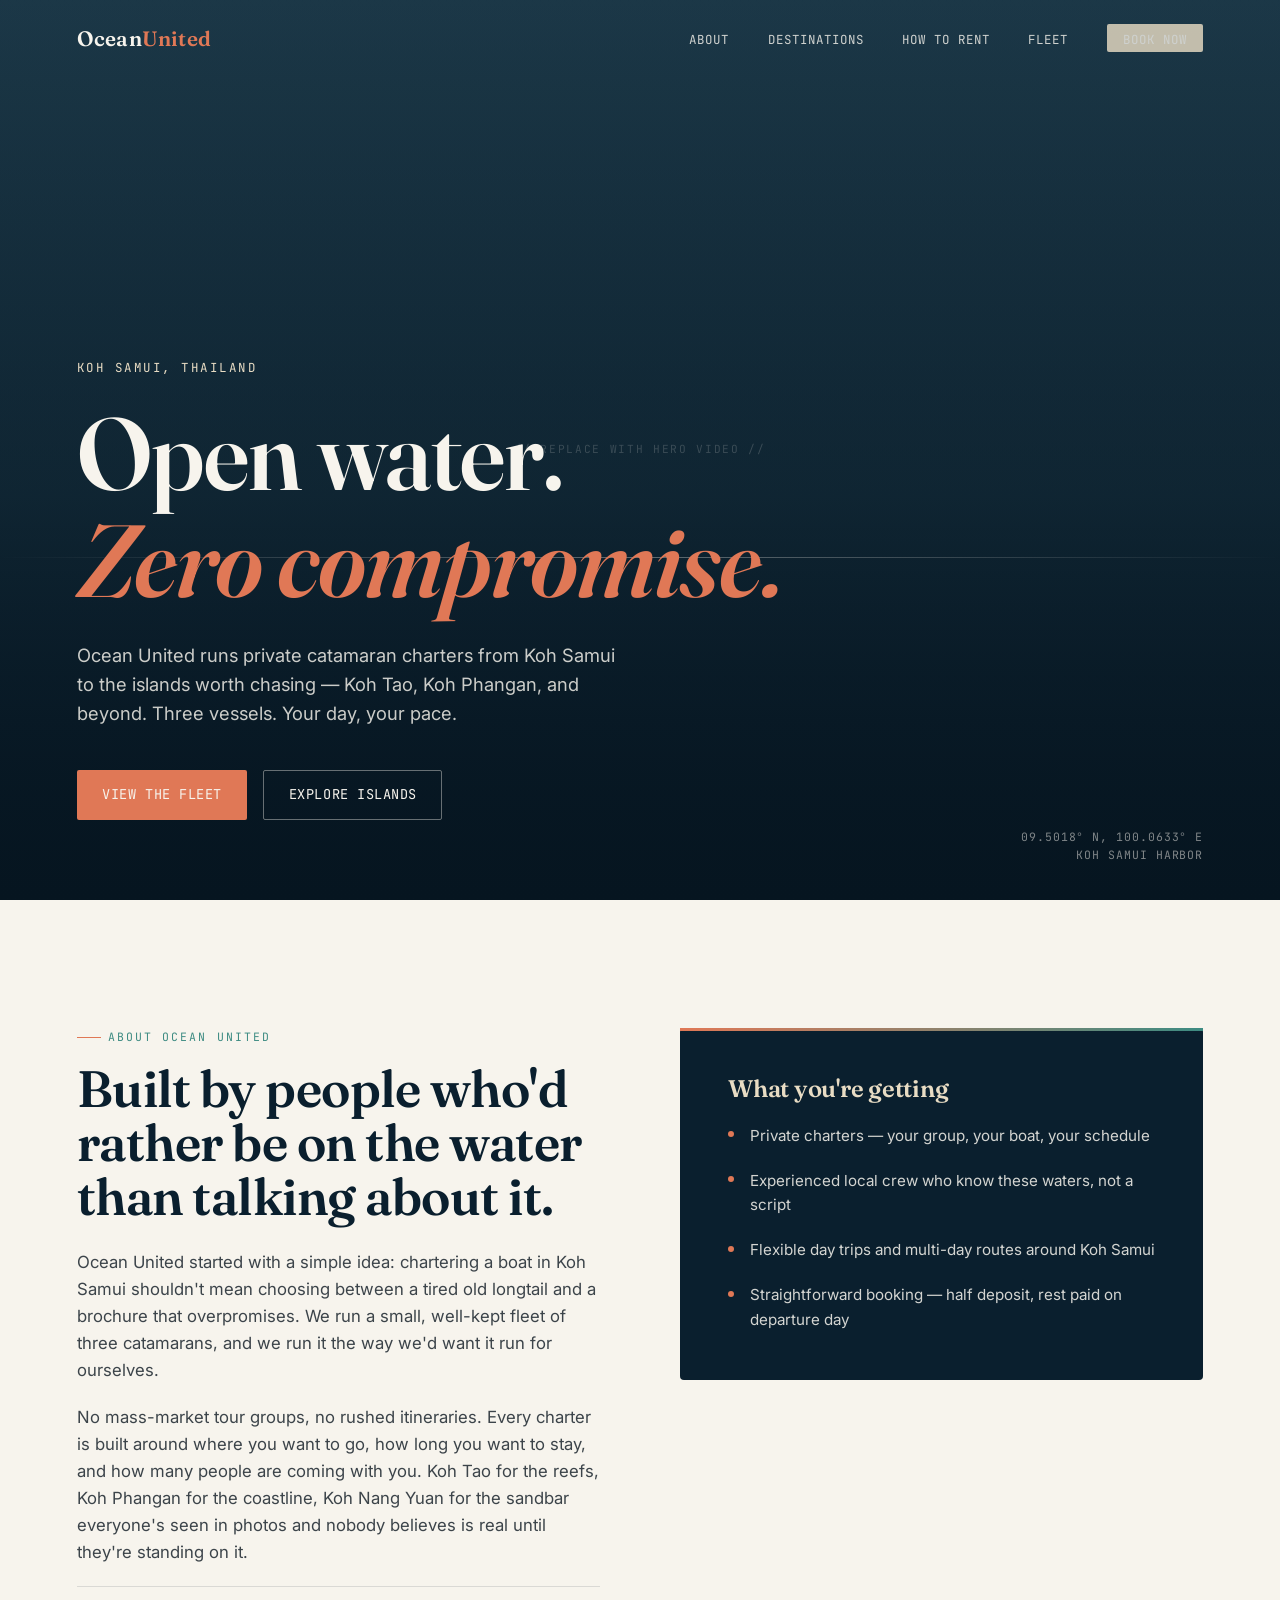
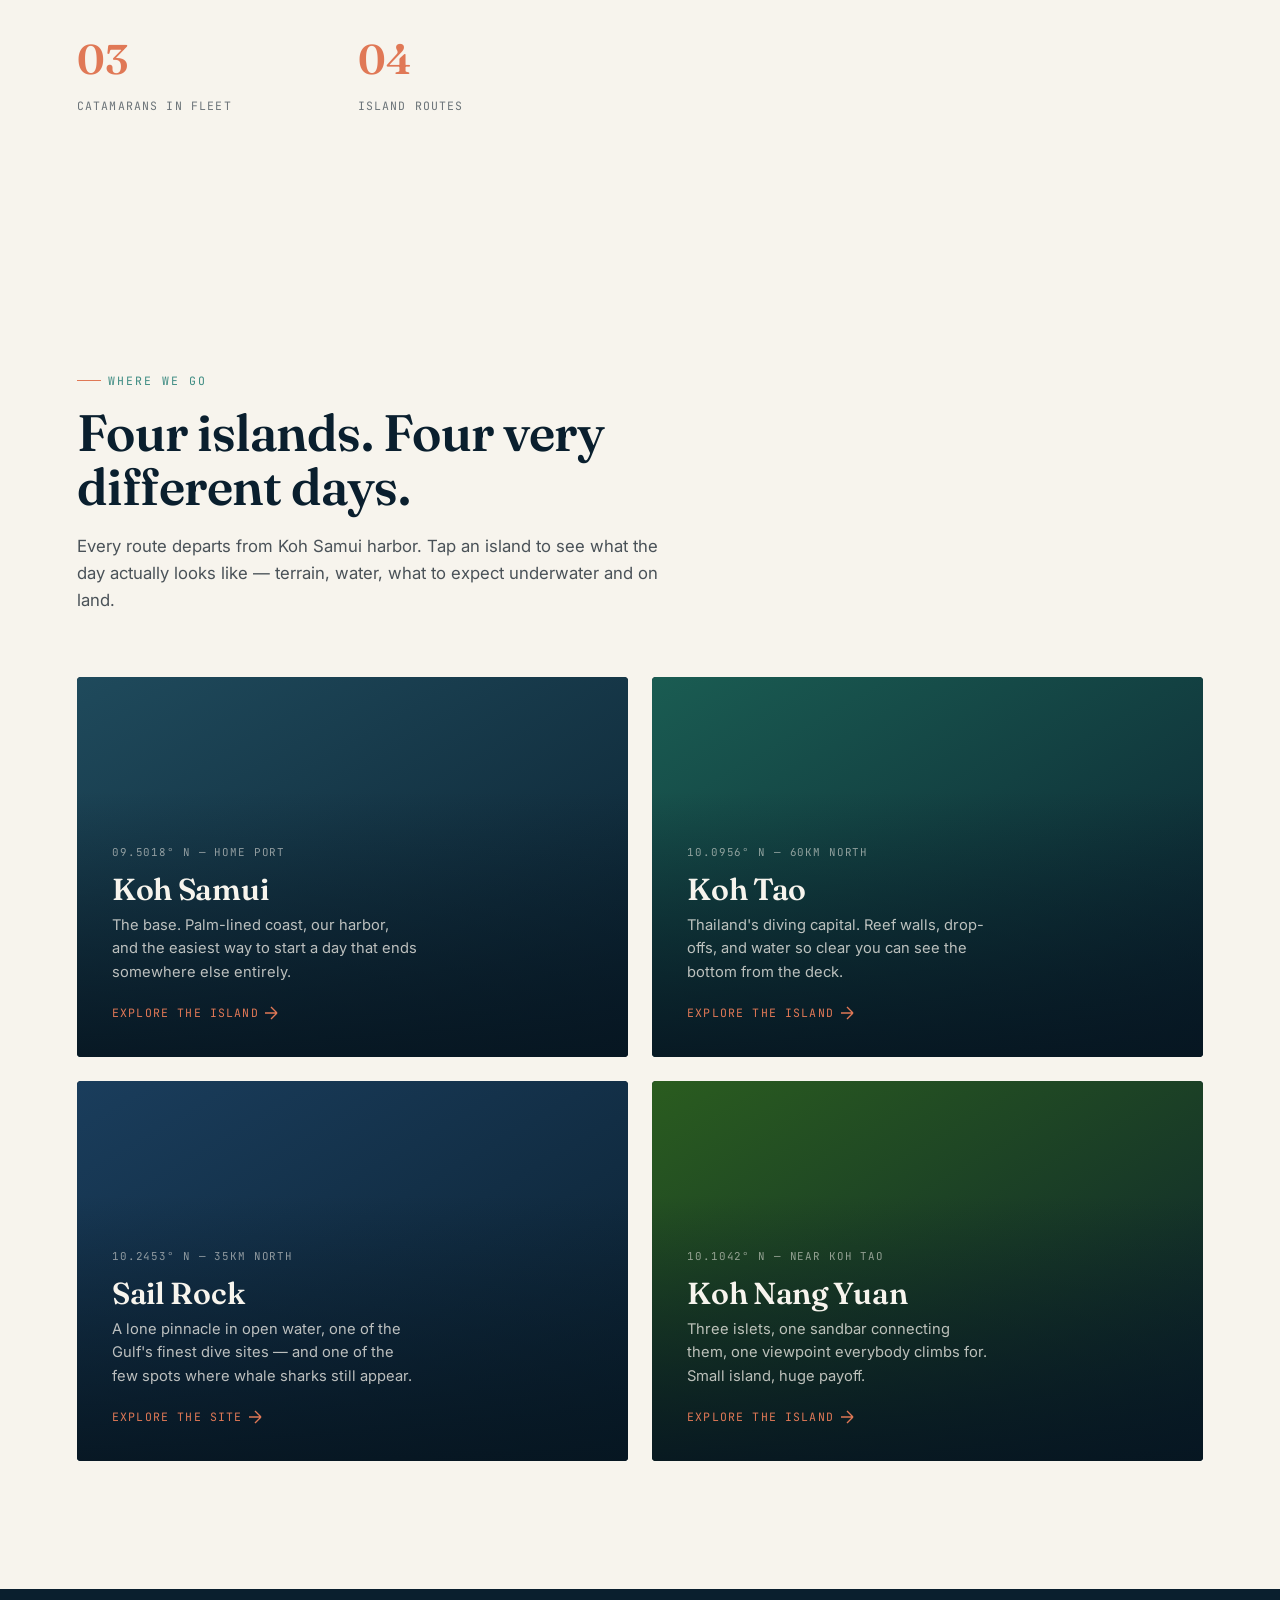
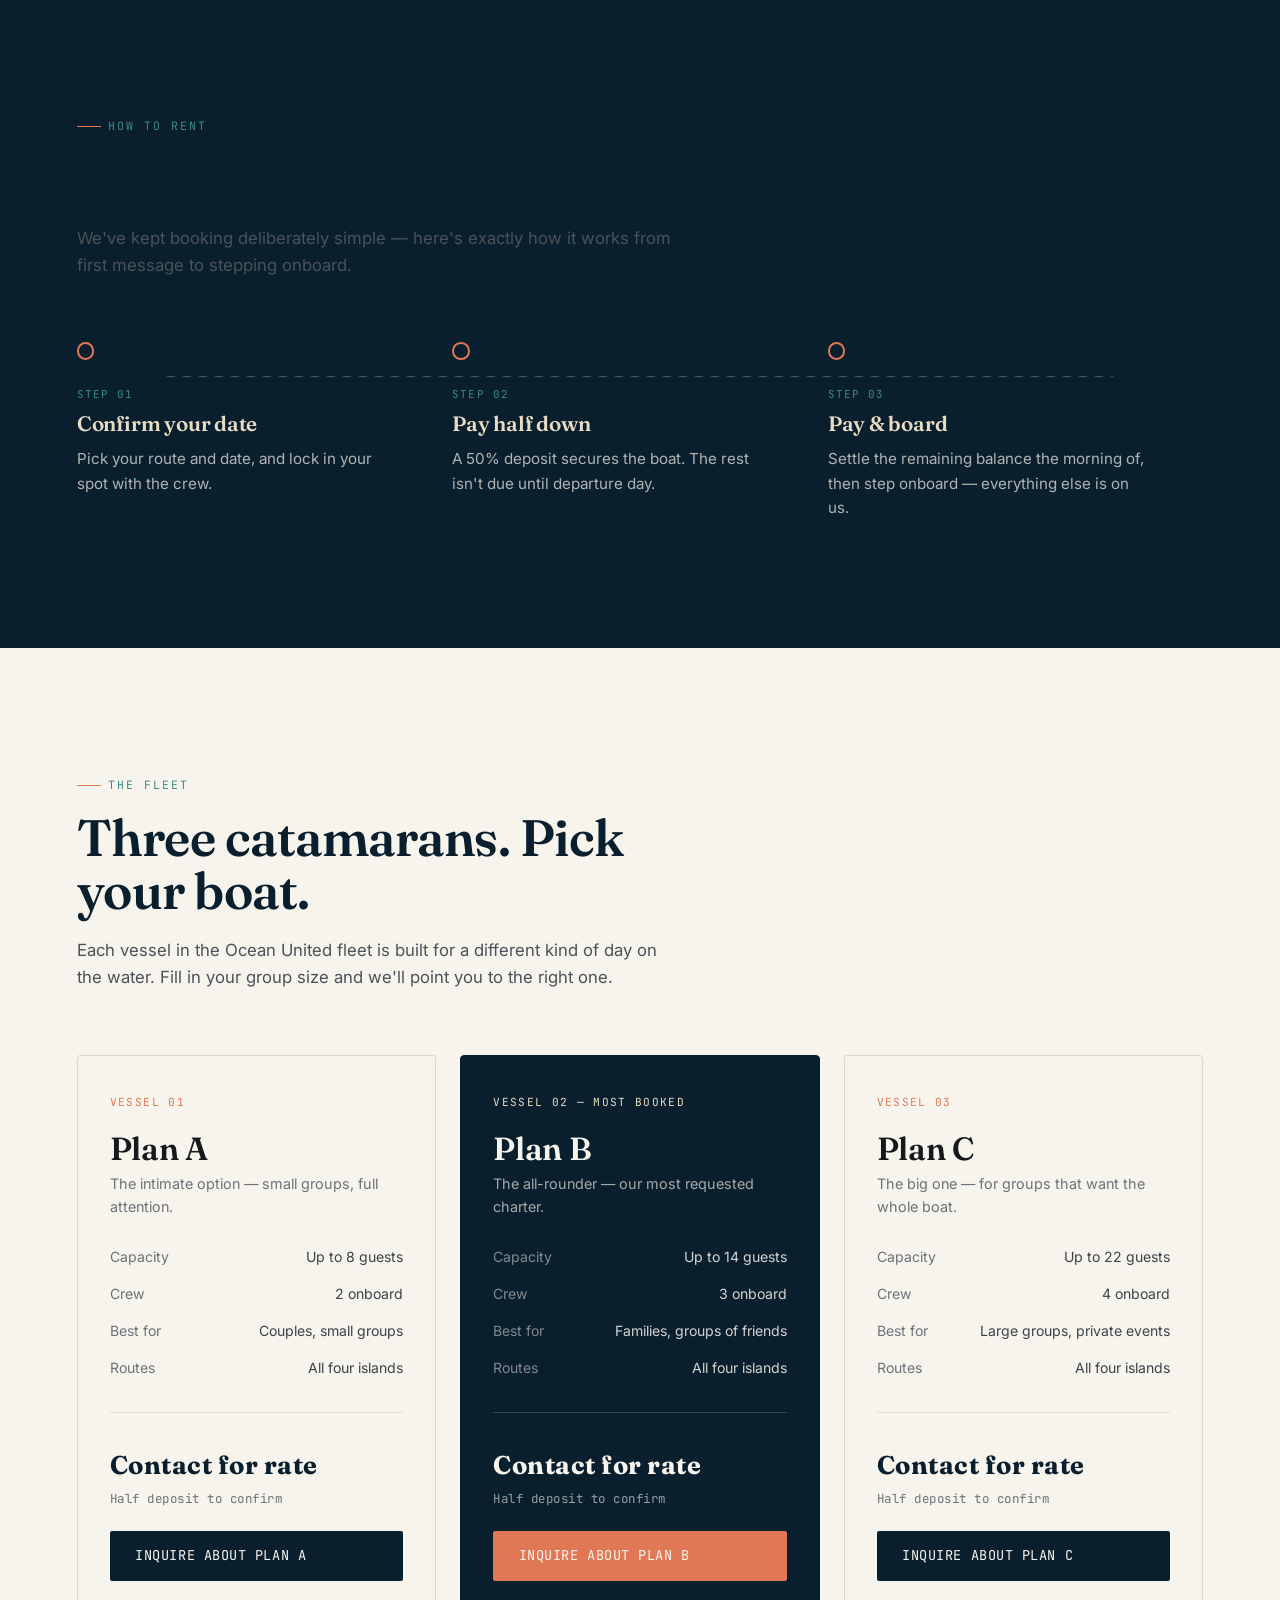
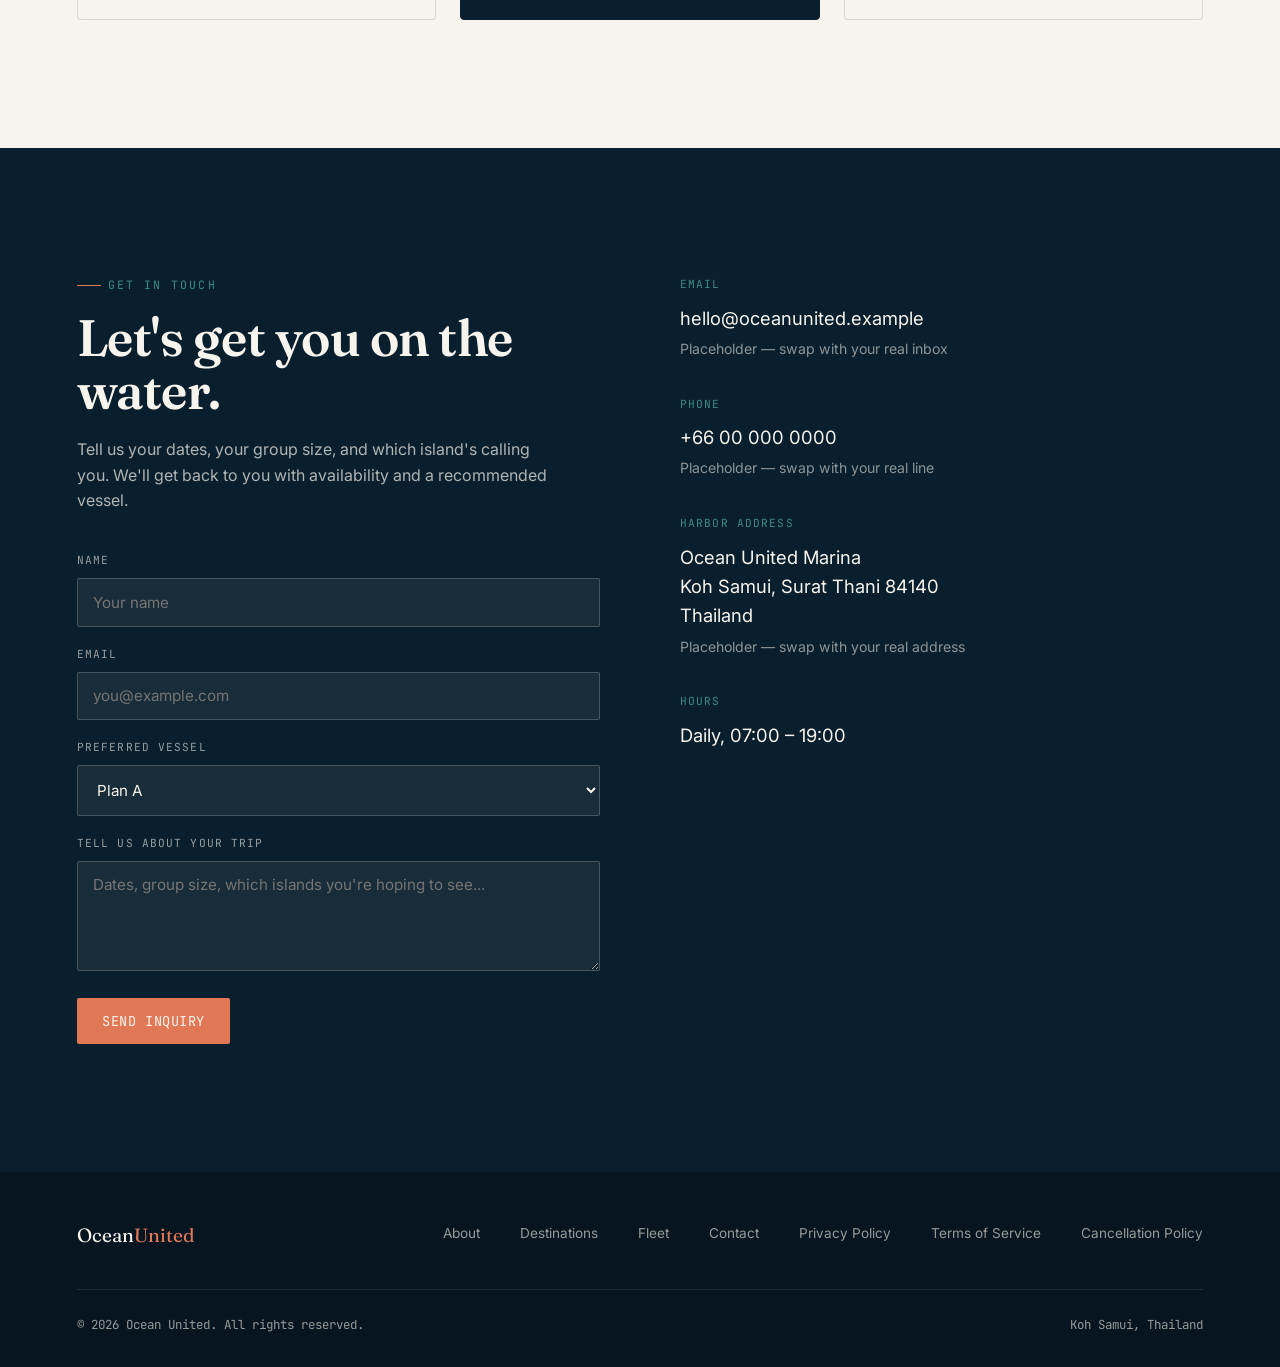
<file: index.html>
<!doctype html>
<html lang="en">
<head>
<meta charset="UTF-8">
<meta name="viewport" content="width=device-width, initial-scale=1.0">
<title>Ocean United — Catamaran Charters, Koh Samui</title>
<meta name="description" content="Luxury catamaran charters out of Koh Samui. Three vessels, four islands, one unforgettable day on the water.">
<link rel="preconnect" href="https://fonts.googleapis.com">
<link rel="preconnect" href="https://fonts.gstatic.com" crossorigin>
<link href="https://fonts.googleapis.com/css2?family=Fraunces:ital,wght@0,500;0,600;1,500&family=Inter:wght@400;500;600&family=JetBrains+Mono:wght@400;500&display=swap" rel="stylesheet">
<link rel="stylesheet" href="assets/style.css">
</head>
<body>

<nav class="nav" id="nav">
  <a href="#top" class="nav-logo">Ocean<span>United</span></a>
  <button class="nav-toggle" id="navToggle" aria-label="Toggle menu" aria-expanded="false">
    <span></span><span></span><span></span>
  </button>
  <ul class="nav-links" id="navLinks">
    <li><a href="#about">About</a></li>
    <li><a href="#destinations">Destinations</a></li>
    <li><a href="#rent">How to Rent</a></li>
    <li><a href="#fleet">Fleet</a></li>
    <li><a href="#contact" class="nav-cta">Book Now</a></li>
  </ul>
</nav>

<header class="hero" id="top">
  <div class="hero-media-note" aria-hidden="true"><span>// Replace with hero video //</span></div>
  <div class="hero-horizon" aria-hidden="true"></div>
  <div class="hero-content">
    <div class="hero-eyebrow">Koh Samui, Thailand</div>
    <h1>Open water.<br><em>Zero compromise.</em></h1>
    <p class="hero-sub">Ocean United runs private catamaran charters from Koh Samui to the islands worth chasing — Koh Tao, Koh Phangan, and beyond. Three vessels. Your day, your pace.</p>
    <div class="hero-actions">
      <a href="#fleet" class="btn btn-primary">View the Fleet</a>
      <a href="#destinations" class="btn btn-ghost">Explore Islands</a>
    </div>
  </div>
  <div class="hero-coords">09.5018° N, 100.0633° E<br>KOH SAMUI HARBOR</div>
</header>

<section class="about" id="about">
  <div class="wrap about-grid">
    <div class="about-body">
      <div class="eyebrow">About Ocean United</div>
      <h2 style="margin-top:1rem;color:var(--navy);font-size:clamp(2.2rem,4vw,3.2rem);">Built by people who'd rather be on the water than talking about it.</h2>
      <p style="margin-top:1.6rem;">Ocean United started with a simple idea: chartering a boat in Koh Samui shouldn't mean choosing between a tired old longtail and a brochure that overpromises. We run a small, well-kept fleet of three catamarans, and we run it the way we'd want it run for ourselves.</p>
      <p>No mass-market tour groups, no rushed itineraries. Every charter is built around where you want to go, how long you want to stay, and how many people are coming with you. Koh Tao for the reefs, Koh Phangan for the coastline, Koh Nang Yuan for the sandbar everyone's seen in photos and nobody believes is real until they're standing on it.</p>
      <div class="about-stats">
        <div class="about-stat">
          <div class="num">03</div>
          <div class="label">Catamarans in Fleet</div>
        </div>
        <div class="about-stat">
          <div class="num">04</div>
          <div class="label">Island Routes</div>
        </div>
      </div>
    </div>
    <div class="about-panel">
      <h3>What you're getting</h3>
      <ul class="about-list">
        <li>Private charters — your group, your boat, your schedule</li>
        <li>Experienced local crew who know these waters, not a script</li>
        <li>Flexible day trips and multi-day routes around Koh Samui</li>
        <li>Straightforward booking — half deposit, rest paid on departure day</li>
      </ul>
    </div>
  </div>
</section>

<section class="destinations" id="destinations">
  <div class="wrap">
    <div class="section-head">
      <div class="eyebrow">Where We Go</div>
      <h2>Four islands. Four very different days.</h2>
      <p>Every route departs from Koh Samui harbor. Tap an island to see what the day actually looks like — terrain, water, what to expect underwater and on land.</p>
    </div>
    <div class="island-grid">

      <a href="islands/koh-samui.html" class="island-card" style="--island-grad: linear-gradient(150deg, #1f4a5c, #0A1F2E);">
        <div class="coords">09.5018° N — HOME PORT</div>
        <h3>Koh Samui</h3>
        <p>The base. Palm-lined coast, our harbor, and the easiest way to start a day that ends somewhere else entirely.</p>
        <span class="go">Explore the island <svg width="14" height="14" viewBox="0 0 14 14" fill="none"><path d="M1 7H13M13 7L7 1M13 7L7 13" stroke="currentColor" stroke-width="1.4"/></svg></span>
      </a>

      <a href="islands/koh-tao.html" class="island-card" style="--island-grad: linear-gradient(150deg, #1a5c52, #0A1F2E);">
        <div class="coords">10.0956° N — 60KM NORTH</div>
        <h3>Koh Tao</h3>
        <p>Thailand's diving capital. Reef walls, drop-offs, and water so clear you can see the bottom from the deck.</p>
        <span class="go">Explore the island <svg width="14" height="14" viewBox="0 0 14 14" fill="none"><path d="M1 7H13M13 7L7 1M13 7L7 13" stroke="currentColor" stroke-width="1.4"/></svg></span>
      </a>

      <a href="islands/sail-rock.html" class="island-card" style="--island-grad: linear-gradient(150deg, #1a3d5c, #0A1F2E);">
        <div class="coords">10.2453° N — 35KM NORTH</div>
        <h3>Sail Rock</h3>
        <p>A lone pinnacle in open water, one of the Gulf's finest dive sites — and one of the few spots where whale sharks still appear.</p>
        <span class="go">Explore the site <svg width="14" height="14" viewBox="0 0 14 14" fill="none"><path d="M1 7H13M13 7L7 1M13 7L7 13" stroke="currentColor" stroke-width="1.4"/></svg></span>
      </a>

      <a href="islands/koh-nang-yuan.html" class="island-card" style="--island-grad: linear-gradient(150deg, #2a5c1f, #0A1F2E);">
        <div class="coords">10.1042° N — NEAR KOH TAO</div>
        <h3>Koh Nang Yuan</h3>
        <p>Three islets, one sandbar connecting them, one viewpoint everybody climbs for. Small island, huge payoff.</p>
        <span class="go">Explore the island <svg width="14" height="14" viewBox="0 0 14 14" fill="none"><path d="M1 7H13M13 7L7 1M13 7L7 13" stroke="currentColor" stroke-width="1.4"/></svg></span>
      </a>

    </div>
  </div>
</section>

<section class="process" id="rent">
  <div class="wrap">
    <div class="section-head">
      <div class="eyebrow">How to Rent</div>
      <h2>Three steps. No surprises.</h2>
      <p>We've kept booking deliberately simple — here's exactly how it works from first message to stepping onboard.</p>
    </div>
    <div class="process-rail">
      <div class="process-step">
        <div class="process-mark"></div>
        <span class="process-tag">Step 01</span>
        <h4>Confirm your date</h4>
        <p>Pick your route and date, and lock in your spot with the crew.</p>
      </div>
      <div class="process-step">
        <div class="process-mark"></div>
        <span class="process-tag">Step 02</span>
        <h4>Pay half down</h4>
        <p>A 50% deposit secures the boat. The rest isn't due until departure day.</p>
      </div>
      <div class="process-step">
        <div class="process-mark"></div>
        <span class="process-tag">Step 03</span>
        <h4>Pay & board</h4>
        <p>Settle the remaining balance the morning of, then step onboard — everything else is on us.</p>
      </div>
    </div>
  </div>
</section>

<section class="fleet" id="fleet">
  <div class="wrap">
    <div class="section-head">
      <div class="eyebrow">The Fleet</div>
      <h2>Three catamarans. Pick your boat.</h2>
      <p>Each vessel in the Ocean United fleet is built for a different kind of day on the water. Fill in your group size and we'll point you to the right one.</p>
    </div>
    <div class="fleet-grid">

      <div class="plan-card">
        <div class="plan-id">Vessel 01</div>
        <h3>Plan A</h3>
        <p class="plan-tagline">The intimate option — small groups, full attention.</p>
        <ul class="plan-specs">
          <li><span>Capacity</span><span>Up to 8 guests</span></li>
          <li><span>Crew</span><span>2 onboard</span></li>
          <li><span>Best for</span><span>Couples, small groups</span></li>
          <li><span>Routes</span><span>All four islands</span></li>
        </ul>
        <div class="plan-price"><strong>Contact for rate</strong>Half deposit to confirm</div>
        <a href="#contact" class="btn btn-dark">Inquire About Plan A</a>
      </div>

      <div class="plan-card featured">
        <div class="plan-id">Vessel 02 — Most Booked</div>
        <h3>Plan B</h3>
        <p class="plan-tagline">The all-rounder — our most requested charter.</p>
        <ul class="plan-specs">
          <li><span>Capacity</span><span>Up to 14 guests</span></li>
          <li><span>Crew</span><span>3 onboard</span></li>
          <li><span>Best for</span><span>Families, groups of friends</span></li>
          <li><span>Routes</span><span>All four islands</span></li>
        </ul>
        <div class="plan-price"><strong>Contact for rate</strong>Half deposit to confirm</div>
        <a href="#contact" class="btn btn-primary">Inquire About Plan B</a>
      </div>

      <div class="plan-card">
        <div class="plan-id">Vessel 03</div>
        <h3>Plan C</h3>
        <p class="plan-tagline">The big one — for groups that want the whole boat.</p>
        <ul class="plan-specs">
          <li><span>Capacity</span><span>Up to 22 guests</span></li>
          <li><span>Crew</span><span>4 onboard</span></li>
          <li><span>Best for</span><span>Large groups, private events</span></li>
          <li><span>Routes</span><span>All four islands</span></li>
        </ul>
        <div class="plan-price"><strong>Contact for rate</strong>Half deposit to confirm</div>
        <a href="#contact" class="btn btn-dark">Inquire About Plan C</a>
      </div>

    </div>
  </div>
</section>

<section class="contact" id="contact">
  <div class="wrap contact-grid">
    <div>
      <div class="eyebrow">Get In Touch</div>
      <h2 style="margin-top:1rem;font-size:clamp(2.2rem,4vw,3.2rem);">Let's get you on the water.</h2>
      <p style="margin-top:1.2rem;color:rgba(247,244,237,0.7);max-width:48ch;">Tell us your dates, your group size, and which island's calling you. We'll get back to you with availability and a recommended vessel.</p>
      <form class="contact-form" style="margin-top:2.4rem;">
        <div class="field">
          <label for="name">Name</label>
          <input type="text" id="name" name="name" placeholder="Your name">
        </div>
        <div class="field">
          <label for="email">Email</label>
          <input type="email" id="email" name="email" placeholder="you@example.com">
        </div>
        <div class="field">
          <label for="plan">Preferred Vessel</label>
          <select id="plan" name="plan">
            <option>Plan A</option>
            <option>Plan B</option>
            <option>Plan C</option>
            <option>Not sure yet</option>
          </select>
        </div>
        <div class="field">
          <label for="message">Tell us about your trip</label>
          <textarea id="message" name="message" placeholder="Dates, group size, which islands you're hoping to see..."></textarea>
        </div>
        <button type="submit" class="btn btn-primary" style="margin-top:0.5rem;align-self:flex-start;">Send Inquiry</button>
      </form>
    </div>
    <div class="contact-info">
      <div class="contact-block">
        <div class="label">Email</div>
        <div class="value">hello@oceanunited.example</div>
        <div class="sub">Placeholder — swap with your real inbox</div>
      </div>
      <div class="contact-block">
        <div class="label">Phone</div>
        <div class="value">+66 00 000 0000</div>
        <div class="sub">Placeholder — swap with your real line</div>
      </div>
      <div class="contact-block">
        <div class="label">Harbor Address</div>
        <div class="value">Ocean United Marina<br>Koh Samui, Surat Thani 84140<br>Thailand</div>
        <div class="sub">Placeholder — swap with your real address</div>
      </div>
      <div class="contact-block">
        <div class="label">Hours</div>
        <div class="value">Daily, 07:00 – 19:00</div>
      </div>
    </div>
  </div>
</section>

<footer>
  <div class="wrap">
    <div class="footer-top">
      <a href="#top" class="footer-logo">Ocean<span>United</span></a>
      <ul class="footer-links">
        <li><a href="#about">About</a></li>
        <li><a href="#destinations">Destinations</a></li>
        <li><a href="#fleet">Fleet</a></li>
        <li><a href="#contact">Contact</a></li>
        <li><a href="privacy-policy.html">Privacy Policy</a></li>
        <li><a href="terms.html">Terms of Service</a></li>
        <li><a href="cancellation-policy.html">Cancellation Policy</a></li>
      </ul>
    </div>
    <div class="footer-bottom">
      <span>© 2026 Ocean United. All rights reserved.</span>
      <span>Koh Samui, Thailand</span>
    </div>
  </div>
</footer>

<script>
  const navEl = document.getElementById('nav');
  window.addEventListener('scroll', () => {
    navEl.classList.toggle('scrolled', window.scrollY > 40);
  });

  const toggle = document.getElementById('navToggle');
  const links = document.getElementById('navLinks');
  toggle.addEventListener('click', () => {
    const isOpen = links.classList.toggle('open');
    toggle.classList.toggle('open', isOpen);
    toggle.setAttribute('aria-expanded', isOpen);
  });
  links.querySelectorAll('a').forEach(a => a.addEventListener('click', () => {
    links.classList.remove('open');
    toggle.classList.remove('open');
    toggle.setAttribute('aria-expanded', false);
  }));
</script>

</body>
</html>
</file>
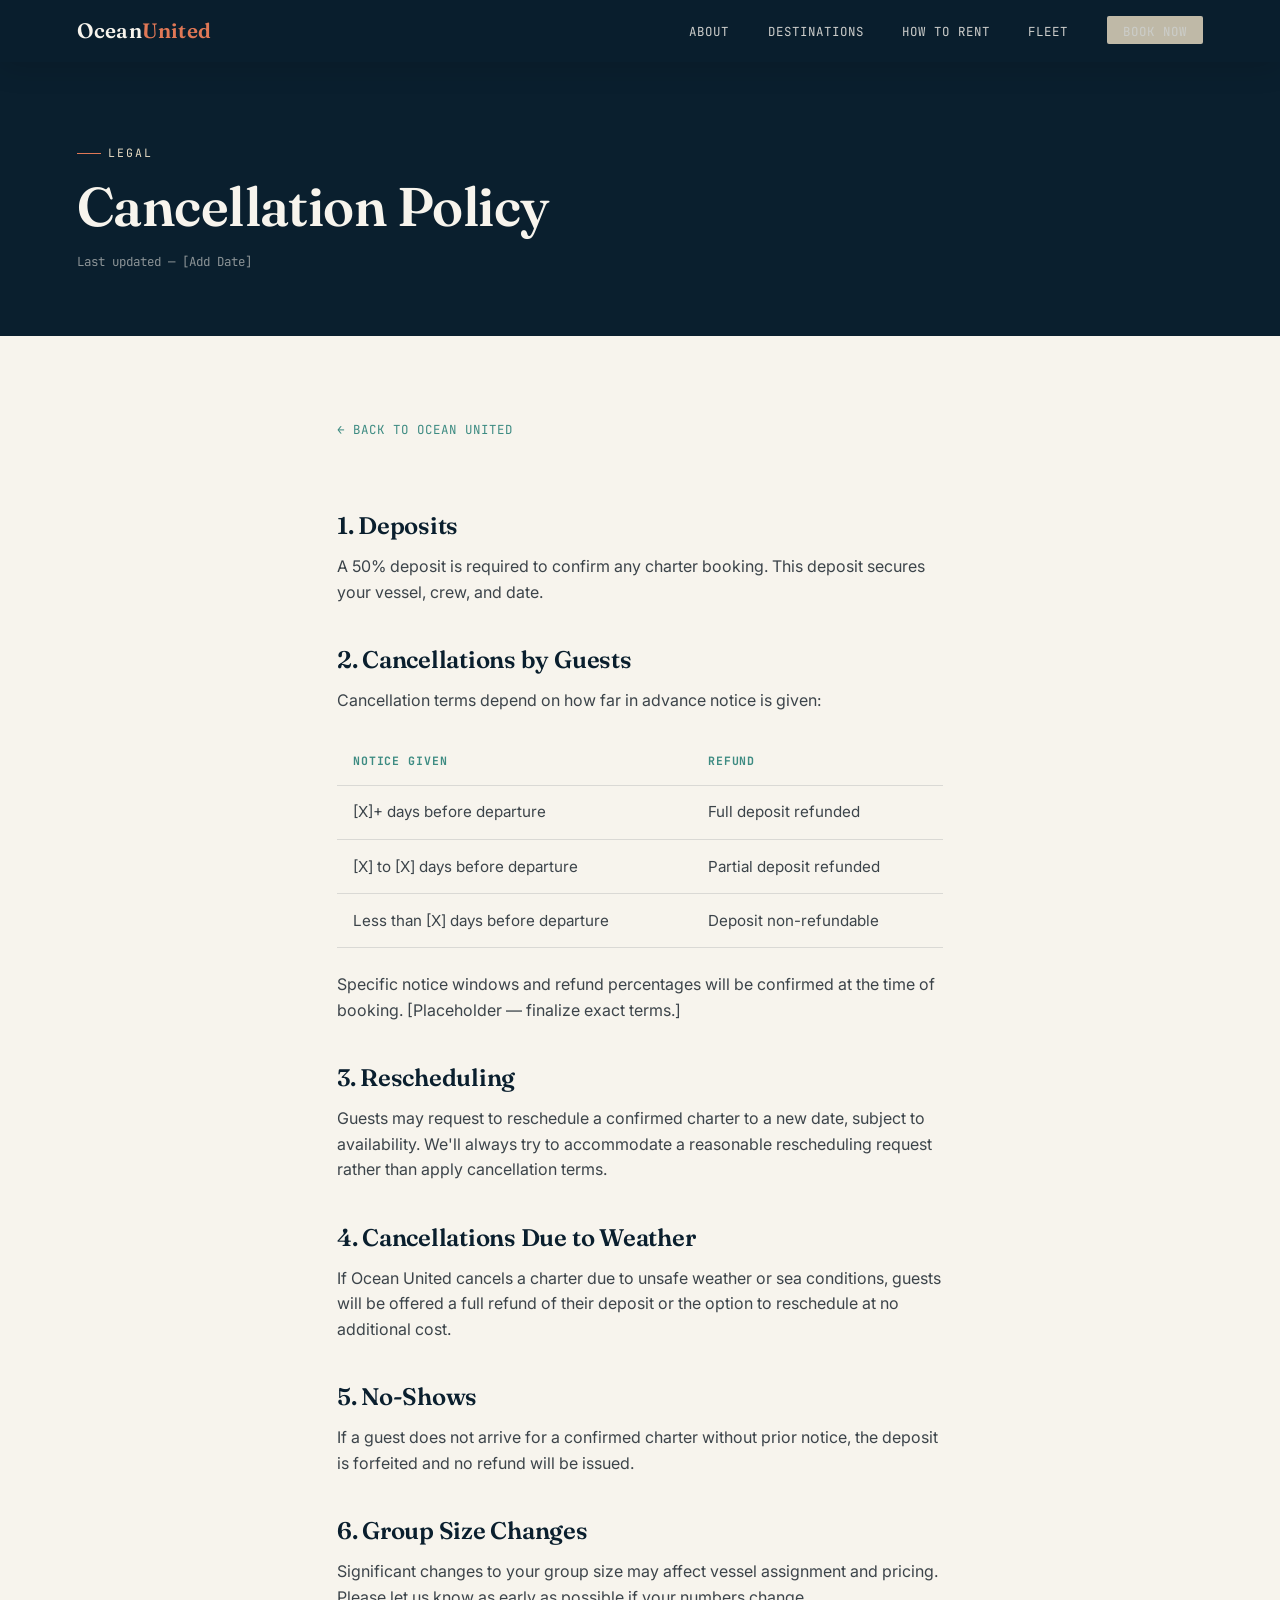
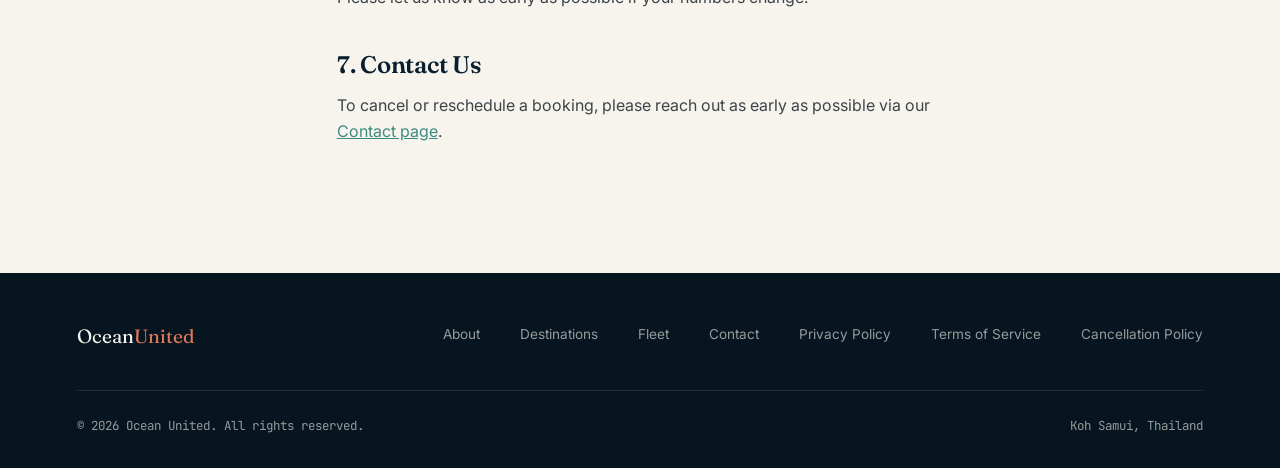
<file: cancellation-policy.html>
<!doctype html>
<html lang="en">
<head>
<meta charset="UTF-8">
<meta name="viewport" content="width=device-width, initial-scale=1.0">
<title>Cancellation Policy — Ocean United</title>
<link rel="preconnect" href="https://fonts.googleapis.com">
<link rel="preconnect" href="https://fonts.gstatic.com" crossorigin>
<link href="https://fonts.googleapis.com/css2?family=Fraunces:ital,wght@0,500;0,600;1,500&family=Inter:wght@400;500;600&family=JetBrains+Mono:wght@400;500&display=swap" rel="stylesheet">
<link rel="stylesheet" href="assets/style.css">
<style>
  .legal-hero{background:var(--navy);color:var(--off-white);padding:9rem 0 4rem;}
  .legal-hero .eyebrow{color:var(--sand);}
  .legal-hero h1{font-size:clamp(2.2rem,5vw,3.4rem);margin-top:1rem;}
  .legal-updated{font-family:var(--font-mono);font-size:0.78rem;color:rgba(247,244,237,0.55);margin-top:1rem;}
  .legal-body{padding:5rem 0 7rem;}
  .legal-body .wrap{max-width:760px;}
  .legal-body h2{font-size:1.5rem;color:var(--navy);margin:2.6rem 0 1rem;}
  .legal-body h2:first-child{margin-top:0;}
  .legal-body p, .legal-body li{font-size:1rem;color:#3c444a;margin-bottom:1rem;max-width:65ch;}
  .legal-body ul{padding-left:1.4rem;list-style:disc;margin-bottom:1.4rem;}
  .legal-back{display:inline-flex;align-items:center;gap:0.5em;font-family:var(--font-mono);font-size:0.78rem;text-transform:uppercase;letter-spacing:0.08em;color:var(--teal);margin-bottom:2rem;}
  .legal-table{width:100%;border-collapse:collapse;margin:1.5rem 0;}
  .legal-table th, .legal-table td{text-align:left;padding:0.9rem 1rem;border-bottom:1px solid rgba(10,31,46,0.12);font-size:0.95rem;color:#3c444a;}
  .legal-table th{font-family:var(--font-mono);font-size:0.72rem;letter-spacing:0.08em;text-transform:uppercase;color:var(--teal);}
</style>
</head>
<body>

<nav class="nav scrolled">
  <a href="index.html#top" class="nav-logo">Ocean<span>United</span></a>
  <ul class="nav-links">
    <li><a href="index.html#about">About</a></li>
    <li><a href="index.html#destinations">Destinations</a></li>
    <li><a href="index.html#rent">How to Rent</a></li>
    <li><a href="index.html#fleet">Fleet</a></li>
    <li><a href="index.html#contact" class="nav-cta">Book Now</a></li>
  </ul>
</nav>

<header class="legal-hero">
  <div class="wrap">
    <div class="eyebrow">Legal</div>
    <h1>Cancellation Policy</h1>
    <div class="legal-updated">Last updated — [Add Date]</div>
  </div>
</header>

<section class="legal-body">
  <div class="wrap">
    <a href="index.html#top" class="legal-back">&larr; Back to Ocean United</a>

    <h2>1. Deposits</h2>
    <p>A 50% deposit is required to confirm any charter booking. This deposit secures your vessel, crew, and date.</p>

    <h2>2. Cancellations by Guests</h2>
    <p>Cancellation terms depend on how far in advance notice is given:</p>
    <table class="legal-table">
      <tr><th>Notice Given</th><th>Refund</th></tr>
      <tr><td>[X]+ days before departure</td><td>Full deposit refunded</td></tr>
      <tr><td>[X] to [X] days before departure</td><td>Partial deposit refunded</td></tr>
      <tr><td>Less than [X] days before departure</td><td>Deposit non-refundable</td></tr>
    </table>
    <p>Specific notice windows and refund percentages will be confirmed at the time of booking. [Placeholder — finalize exact terms.]</p>

    <h2>3. Rescheduling</h2>
    <p>Guests may request to reschedule a confirmed charter to a new date, subject to availability. We'll always try to accommodate a reasonable rescheduling request rather than apply cancellation terms.</p>

    <h2>4. Cancellations Due to Weather</h2>
    <p>If Ocean United cancels a charter due to unsafe weather or sea conditions, guests will be offered a full refund of their deposit or the option to reschedule at no additional cost.</p>

    <h2>5. No-Shows</h2>
    <p>If a guest does not arrive for a confirmed charter without prior notice, the deposit is forfeited and no refund will be issued.</p>

    <h2>6. Group Size Changes</h2>
    <p>Significant changes to your group size may affect vessel assignment and pricing. Please let us know as early as possible if your numbers change.</p>

    <h2>7. Contact Us</h2>
    <p>To cancel or reschedule a booking, please reach out as early as possible via our <a href="index.html#contact" style="color:var(--teal);text-decoration:underline;">Contact page</a>.</p>
  </div>
</section>

<footer>
  <div class="wrap">
    <div class="footer-top">
      <a href="index.html#top" class="footer-logo">Ocean<span>United</span></a>
      <ul class="footer-links">
        <li><a href="index.html#about">About</a></li>
        <li><a href="index.html#destinations">Destinations</a></li>
        <li><a href="index.html#fleet">Fleet</a></li>
        <li><a href="index.html#contact">Contact</a></li>
        <li><a href="privacy-policy.html">Privacy Policy</a></li>
        <li><a href="terms.html">Terms of Service</a></li>
        <li><a href="cancellation-policy.html">Cancellation Policy</a></li>
      </ul>
    </div>
    <div class="footer-bottom">
      <span>© 2026 Ocean United. All rights reserved.</span>
      <span>Koh Samui, Thailand</span>
    </div>
  </div>
</footer>

</body>
</html>
</file>
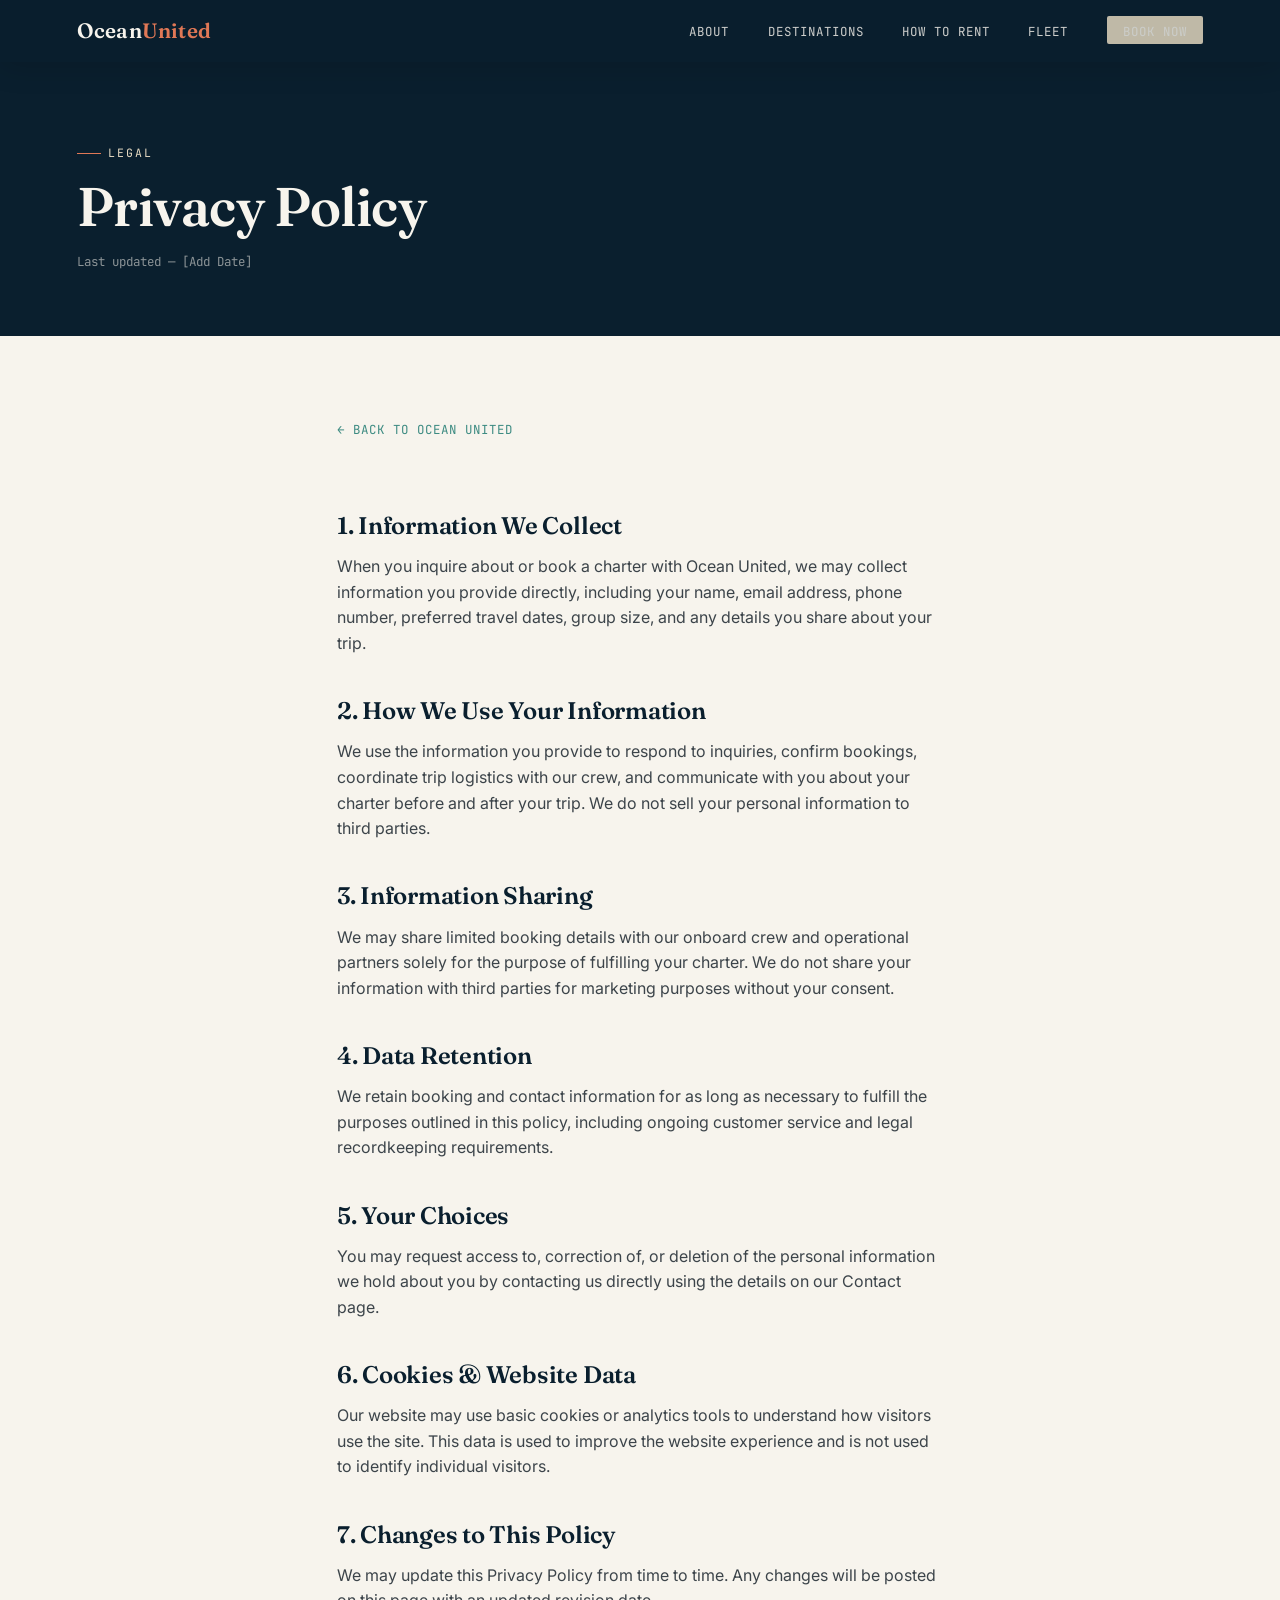
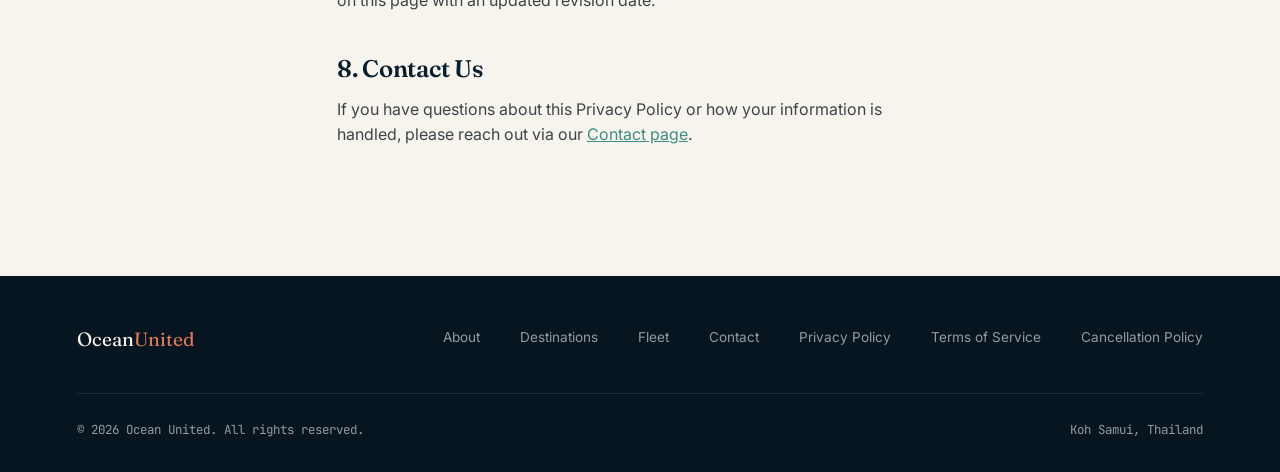
<file: privacy-policy.html>
<!doctype html>
<html lang="en">
<head>
<meta charset="UTF-8">
<meta name="viewport" content="width=device-width, initial-scale=1.0">
<title>Privacy Policy — Ocean United</title>
<link rel="preconnect" href="https://fonts.googleapis.com">
<link rel="preconnect" href="https://fonts.gstatic.com" crossorigin>
<link href="https://fonts.googleapis.com/css2?family=Fraunces:ital,wght@0,500;0,600;1,500&family=Inter:wght@400;500;600&family=JetBrains+Mono:wght@400;500&display=swap" rel="stylesheet">
<link rel="stylesheet" href="assets/style.css">
<style>
  .legal-hero{background:var(--navy);color:var(--off-white);padding:9rem 0 4rem;}
  .legal-hero .eyebrow{color:var(--sand);}
  .legal-hero h1{font-size:clamp(2.2rem,5vw,3.4rem);margin-top:1rem;}
  .legal-updated{font-family:var(--font-mono);font-size:0.78rem;color:rgba(247,244,237,0.55);margin-top:1rem;}
  .legal-body{padding:5rem 0 7rem;}
  .legal-body .wrap{max-width:760px;}
  .legal-body h2{font-size:1.5rem;color:var(--navy);margin:2.6rem 0 1rem;}
  .legal-body h2:first-child{margin-top:0;}
  .legal-body p, .legal-body li{font-size:1rem;color:#3c444a;margin-bottom:1rem;max-width:65ch;}
  .legal-body ul{padding-left:1.4rem;list-style:disc;margin-bottom:1.4rem;}
  .legal-back{display:inline-flex;align-items:center;gap:0.5em;font-family:var(--font-mono);font-size:0.78rem;text-transform:uppercase;letter-spacing:0.08em;color:var(--teal);margin-bottom:2rem;}
</style>
</head>
<body>

<nav class="nav scrolled">
  <a href="index.html#top" class="nav-logo">Ocean<span>United</span></a>
  <ul class="nav-links">
    <li><a href="index.html#about">About</a></li>
    <li><a href="index.html#destinations">Destinations</a></li>
    <li><a href="index.html#rent">How to Rent</a></li>
    <li><a href="index.html#fleet">Fleet</a></li>
    <li><a href="index.html#contact" class="nav-cta">Book Now</a></li>
  </ul>
</nav>

<header class="legal-hero">
  <div class="wrap">
    <div class="eyebrow">Legal</div>
    <h1>Privacy Policy</h1>
    <div class="legal-updated">Last updated — [Add Date]</div>
  </div>
</header>

<section class="legal-body">
  <div class="wrap">
    <a href="index.html#top" class="legal-back">&larr; Back to Ocean United</a>

    <h2>1. Information We Collect</h2>
    <p>When you inquire about or book a charter with Ocean United, we may collect information you provide directly, including your name, email address, phone number, preferred travel dates, group size, and any details you share about your trip.</p>

    <h2>2. How We Use Your Information</h2>
    <p>We use the information you provide to respond to inquiries, confirm bookings, coordinate trip logistics with our crew, and communicate with you about your charter before and after your trip. We do not sell your personal information to third parties.</p>

    <h2>3. Information Sharing</h2>
    <p>We may share limited booking details with our onboard crew and operational partners solely for the purpose of fulfilling your charter. We do not share your information with third parties for marketing purposes without your consent.</p>

    <h2>4. Data Retention</h2>
    <p>We retain booking and contact information for as long as necessary to fulfill the purposes outlined in this policy, including ongoing customer service and legal recordkeeping requirements.</p>

    <h2>5. Your Choices</h2>
    <p>You may request access to, correction of, or deletion of the personal information we hold about you by contacting us directly using the details on our Contact page.</p>

    <h2>6. Cookies & Website Data</h2>
    <p>Our website may use basic cookies or analytics tools to understand how visitors use the site. This data is used to improve the website experience and is not used to identify individual visitors.</p>

    <h2>7. Changes to This Policy</h2>
    <p>We may update this Privacy Policy from time to time. Any changes will be posted on this page with an updated revision date.</p>

    <h2>8. Contact Us</h2>
    <p>If you have questions about this Privacy Policy or how your information is handled, please reach out via our <a href="index.html#contact" style="color:var(--teal);text-decoration:underline;">Contact page</a>.</p>
  </div>
</section>

<footer>
  <div class="wrap">
    <div class="footer-top">
      <a href="index.html#top" class="footer-logo">Ocean<span>United</span></a>
      <ul class="footer-links">
        <li><a href="index.html#about">About</a></li>
        <li><a href="index.html#destinations">Destinations</a></li>
        <li><a href="index.html#fleet">Fleet</a></li>
        <li><a href="index.html#contact">Contact</a></li>
        <li><a href="privacy-policy.html">Privacy Policy</a></li>
        <li><a href="terms.html">Terms of Service</a></li>
        <li><a href="cancellation-policy.html">Cancellation Policy</a></li>
      </ul>
    </div>
    <div class="footer-bottom">
      <span>© 2026 Ocean United. All rights reserved.</span>
      <span>Koh Samui, Thailand</span>
    </div>
  </div>
</footer>

</body>
</html>
</file>
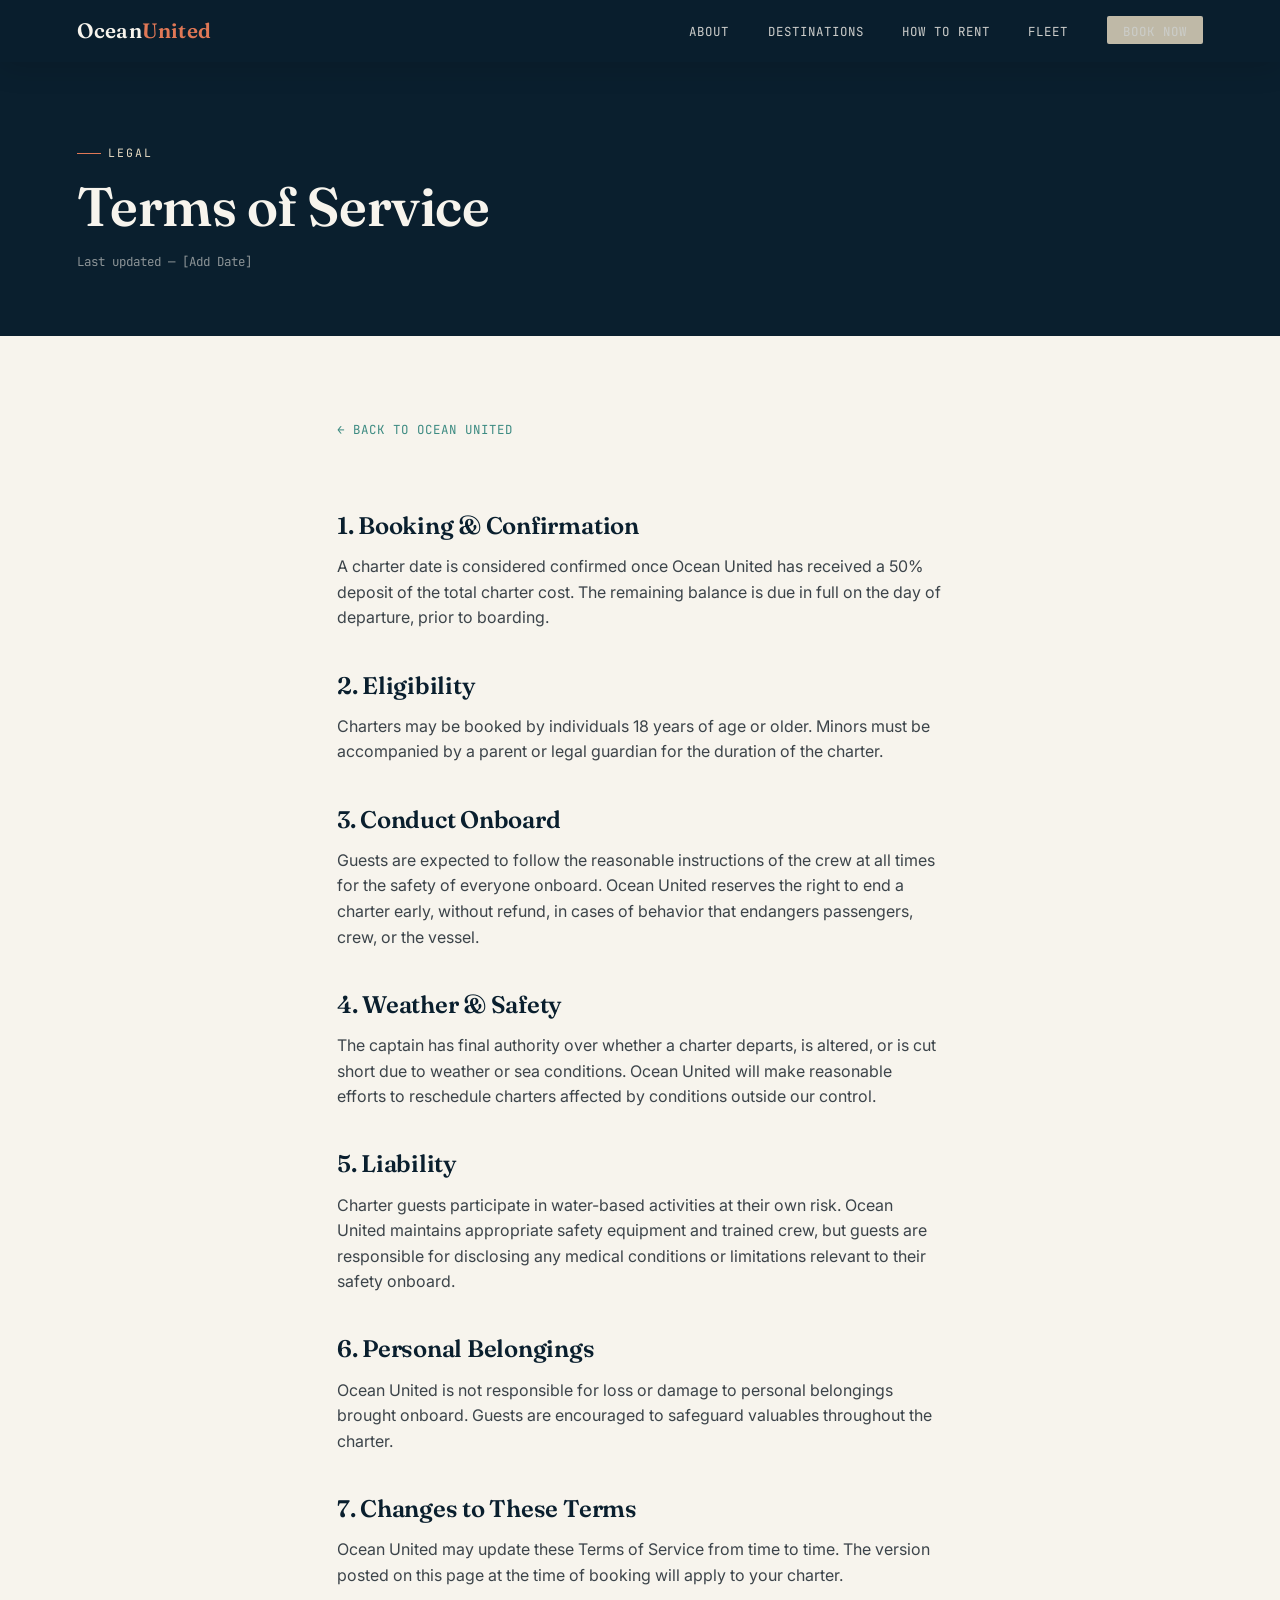
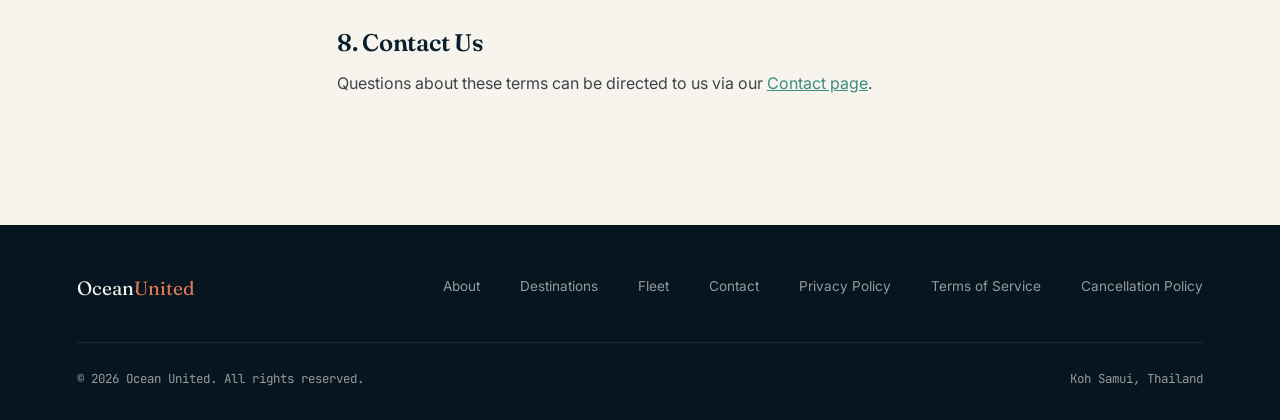
<file: terms.html>
<!doctype html>
<html lang="en">
<head>
<meta charset="UTF-8">
<meta name="viewport" content="width=device-width, initial-scale=1.0">
<title>Terms of Service — Ocean United</title>
<link rel="preconnect" href="https://fonts.googleapis.com">
<link rel="preconnect" href="https://fonts.gstatic.com" crossorigin>
<link href="https://fonts.googleapis.com/css2?family=Fraunces:ital,wght@0,500;0,600;1,500&family=Inter:wght@400;500;600&family=JetBrains+Mono:wght@400;500&display=swap" rel="stylesheet">
<link rel="stylesheet" href="assets/style.css">
<style>
  .legal-hero{background:var(--navy);color:var(--off-white);padding:9rem 0 4rem;}
  .legal-hero .eyebrow{color:var(--sand);}
  .legal-hero h1{font-size:clamp(2.2rem,5vw,3.4rem);margin-top:1rem;}
  .legal-updated{font-family:var(--font-mono);font-size:0.78rem;color:rgba(247,244,237,0.55);margin-top:1rem;}
  .legal-body{padding:5rem 0 7rem;}
  .legal-body .wrap{max-width:760px;}
  .legal-body h2{font-size:1.5rem;color:var(--navy);margin:2.6rem 0 1rem;}
  .legal-body h2:first-child{margin-top:0;}
  .legal-body p, .legal-body li{font-size:1rem;color:#3c444a;margin-bottom:1rem;max-width:65ch;}
  .legal-body ul{padding-left:1.4rem;list-style:disc;margin-bottom:1.4rem;}
  .legal-back{display:inline-flex;align-items:center;gap:0.5em;font-family:var(--font-mono);font-size:0.78rem;text-transform:uppercase;letter-spacing:0.08em;color:var(--teal);margin-bottom:2rem;}
</style>
</head>
<body>

<nav class="nav scrolled">
  <a href="index.html#top" class="nav-logo">Ocean<span>United</span></a>
  <ul class="nav-links">
    <li><a href="index.html#about">About</a></li>
    <li><a href="index.html#destinations">Destinations</a></li>
    <li><a href="index.html#rent">How to Rent</a></li>
    <li><a href="index.html#fleet">Fleet</a></li>
    <li><a href="index.html#contact" class="nav-cta">Book Now</a></li>
  </ul>
</nav>

<header class="legal-hero">
  <div class="wrap">
    <div class="eyebrow">Legal</div>
    <h1>Terms of Service</h1>
    <div class="legal-updated">Last updated — [Add Date]</div>
  </div>
</header>

<section class="legal-body">
  <div class="wrap">
    <a href="index.html#top" class="legal-back">&larr; Back to Ocean United</a>

    <h2>1. Booking & Confirmation</h2>
    <p>A charter date is considered confirmed once Ocean United has received a 50% deposit of the total charter cost. The remaining balance is due in full on the day of departure, prior to boarding.</p>

    <h2>2. Eligibility</h2>
    <p>Charters may be booked by individuals 18 years of age or older. Minors must be accompanied by a parent or legal guardian for the duration of the charter.</p>

    <h2>3. Conduct Onboard</h2>
    <p>Guests are expected to follow the reasonable instructions of the crew at all times for the safety of everyone onboard. Ocean United reserves the right to end a charter early, without refund, in cases of behavior that endangers passengers, crew, or the vessel.</p>

    <h2>4. Weather & Safety</h2>
    <p>The captain has final authority over whether a charter departs, is altered, or is cut short due to weather or sea conditions. Ocean United will make reasonable efforts to reschedule charters affected by conditions outside our control.</p>

    <h2>5. Liability</h2>
    <p>Charter guests participate in water-based activities at their own risk. Ocean United maintains appropriate safety equipment and trained crew, but guests are responsible for disclosing any medical conditions or limitations relevant to their safety onboard.</p>

    <h2>6. Personal Belongings</h2>
    <p>Ocean United is not responsible for loss or damage to personal belongings brought onboard. Guests are encouraged to safeguard valuables throughout the charter.</p>

    <h2>7. Changes to These Terms</h2>
    <p>Ocean United may update these Terms of Service from time to time. The version posted on this page at the time of booking will apply to your charter.</p>

    <h2>8. Contact Us</h2>
    <p>Questions about these terms can be directed to us via our <a href="index.html#contact" style="color:var(--teal);text-decoration:underline;">Contact page</a>.</p>
  </div>
</section>

<footer>
  <div class="wrap">
    <div class="footer-top">
      <a href="index.html#top" class="footer-logo">Ocean<span>United</span></a>
      <ul class="footer-links">
        <li><a href="index.html#about">About</a></li>
        <li><a href="index.html#destinations">Destinations</a></li>
        <li><a href="index.html#fleet">Fleet</a></li>
        <li><a href="index.html#contact">Contact</a></li>
        <li><a href="privacy-policy.html">Privacy Policy</a></li>
        <li><a href="terms.html">Terms of Service</a></li>
        <li><a href="cancellation-policy.html">Cancellation Policy</a></li>
      </ul>
    </div>
    <div class="footer-bottom">
      <span>© 2026 Ocean United. All rights reserved.</span>
      <span>Koh Samui, Thailand</span>
    </div>
  </div>
</footer>

</body>
</html>
</file>
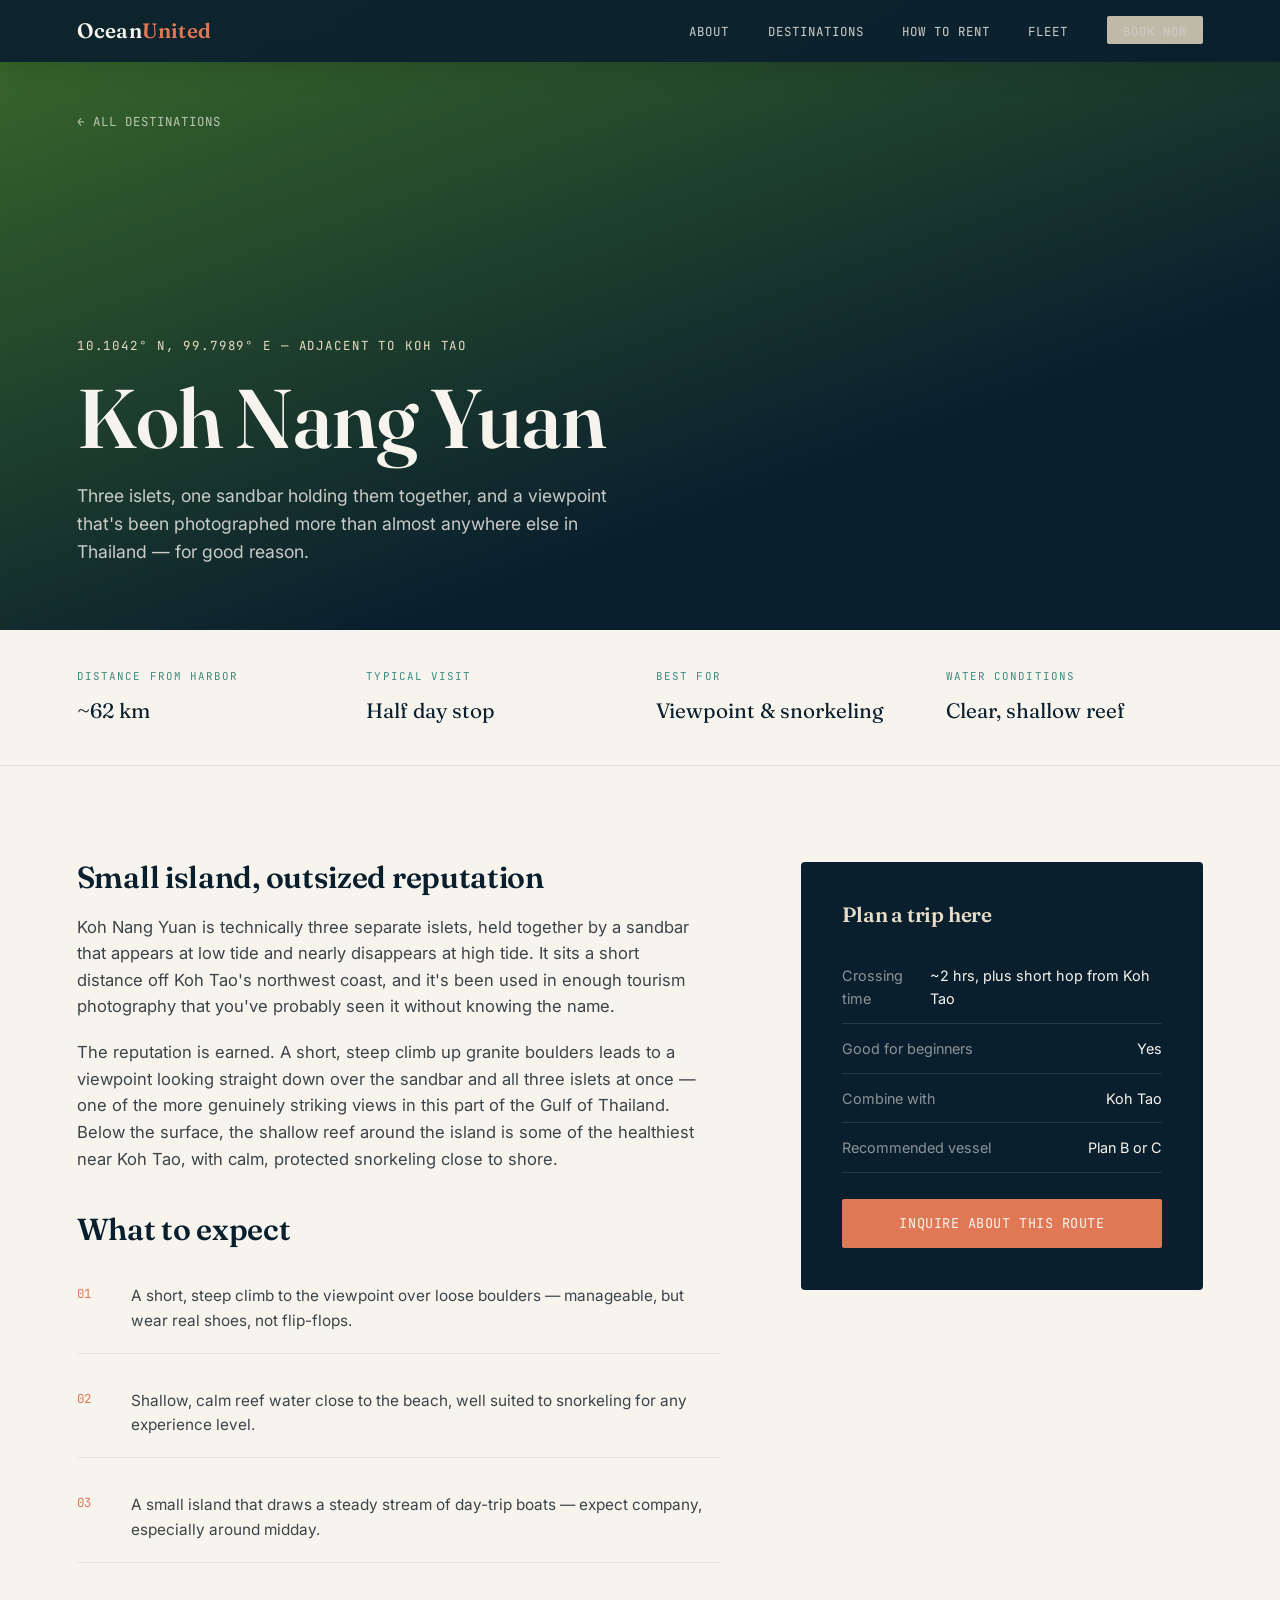
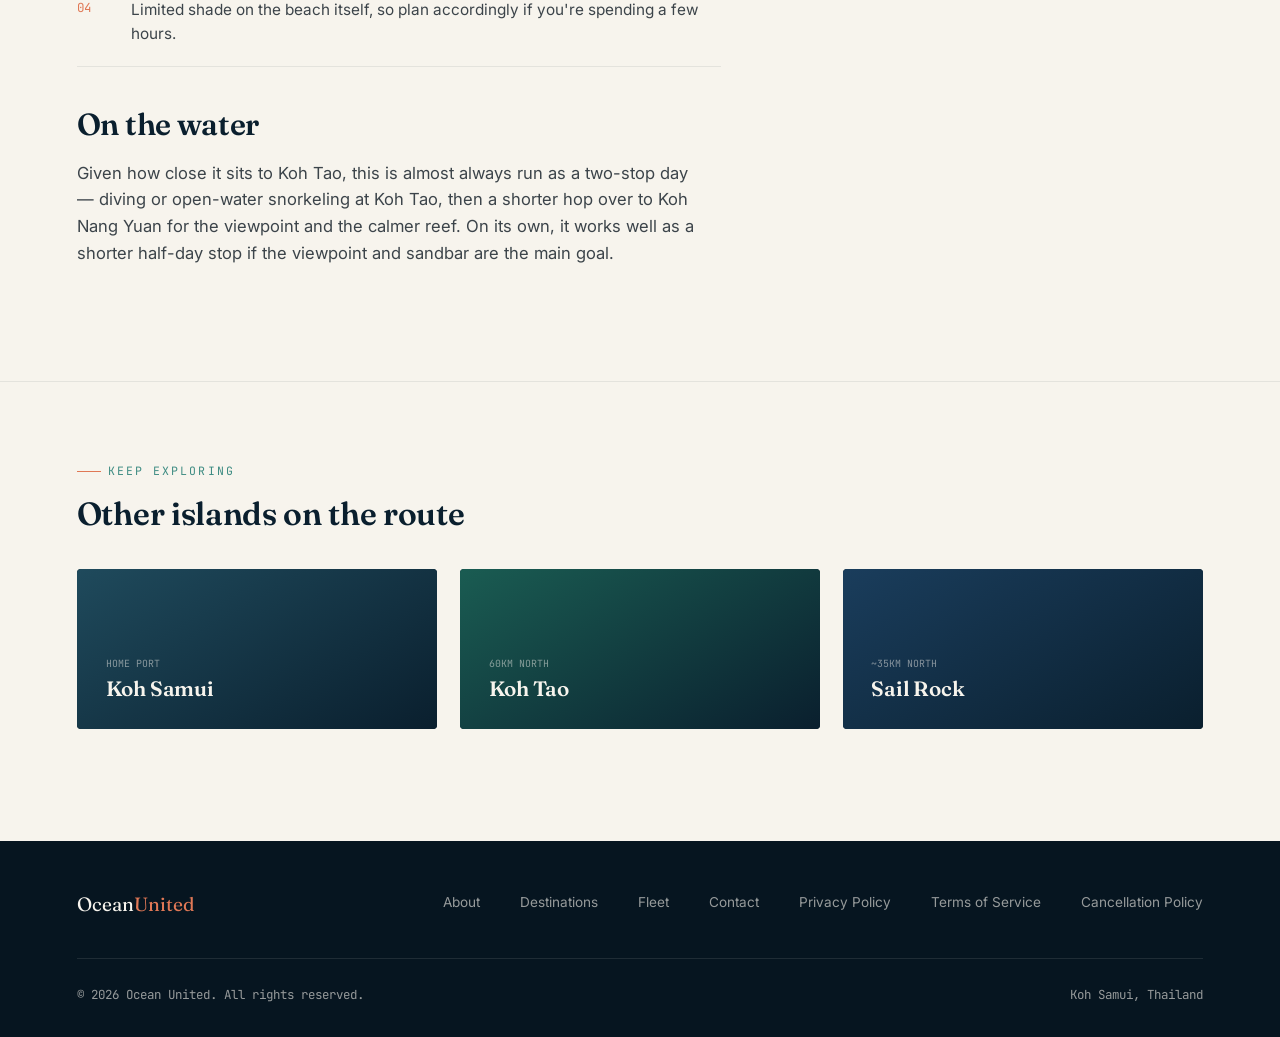
<file: islands/koh-nang-yuan.html>
<!doctype html>
<html lang="en">
<head>
<meta charset="UTF-8">
<meta name="viewport" content="width=device-width, initial-scale=1.0">
<title>Koh Nang Yuan — Ocean United</title>
<meta name="description" content="Koh Nang Yuan, three islets joined by a sandbar near Koh Tao. What to expect on an Ocean United catamaran charter to the island.">
<link rel="preconnect" href="https://fonts.googleapis.com">
<link rel="preconnect" href="https://fonts.gstatic.com" crossorigin>
<link href="https://fonts.googleapis.com/css2?family=Fraunces:ital,wght@0,500;0,600;1,500&family=Inter:wght@400;500;600&family=JetBrains+Mono:wght@400;500&display=swap" rel="stylesheet">
<link rel="stylesheet" href="../assets/style.css">
<link rel="stylesheet" href="../assets/island.css">
</head>
<body>

<nav class="nav scrolled" id="nav">
  <a href="../index.html#top" class="nav-logo">Ocean<span>United</span></a>
  <button class="nav-toggle" id="navToggle" aria-label="Toggle menu" aria-expanded="false">
    <span></span><span></span><span></span>
  </button>
  <ul class="nav-links" id="navLinks">
    <li><a href="../index.html#about">About</a></li>
    <li><a href="../index.html#destinations">Destinations</a></li>
    <li><a href="../index.html#rent">How to Rent</a></li>
    <li><a href="../index.html#fleet">Fleet</a></li>
    <li><a href="../index.html#contact" class="nav-cta">Book Now</a></li>
  </ul>
</nav>

<header class="island-hero" style="--hero-grad: linear-gradient(160deg, #3a6b2a 0%, #0A1F2E 70%);">
  <div class="island-hero-bg"></div>
  <a href="../index.html#destinations" class="island-back">&larr; All Destinations</a>
  <div class="wrap">
    <div class="island-hero-coords">10.1042° N, 99.7989° E — Adjacent to Koh Tao</div>
    <h1>Koh Nang Yuan</h1>
    <p class="tag">Three islets, one sandbar holding them together, and a viewpoint that's been photographed more than almost anywhere else in Thailand — for good reason.</p>
  </div>
</header>

<div class="island-meta">
  <div class="wrap meta-row">
    <div class="meta-item"><div class="label">Distance from Harbor</div><div class="value">~62 km</div></div>
    <div class="meta-item"><div class="label">Typical Visit</div><div class="value">Half day stop</div></div>
    <div class="meta-item"><div class="label">Best For</div><div class="value">Viewpoint & snorkeling</div></div>
    <div class="meta-item"><div class="label">Water Conditions</div><div class="value">Clear, shallow reef</div></div>
  </div>
</div>

<section class="island-body">
  <div class="wrap island-body-grid">
    <div class="island-copy">
      <h2>Small island, outsized reputation</h2>
      <p>Koh Nang Yuan is technically three separate islets, held together by a sandbar that appears at low tide and nearly disappears at high tide. It sits a short distance off Koh Tao's northwest coast, and it's been used in enough tourism photography that you've probably seen it without knowing the name.</p>
      <p>The reputation is earned. A short, steep climb up granite boulders leads to a viewpoint looking straight down over the sandbar and all three islets at once — one of the more genuinely striking views in this part of the Gulf of Thailand. Below the surface, the shallow reef around the island is some of the healthiest near Koh Tao, with calm, protected snorkeling close to shore.</p>

      <h2>What to expect</h2>
      <div class="island-expect">
        <div class="expect-item"><span class="ix">01</span><p>A short, steep climb to the viewpoint over loose boulders — manageable, but wear real shoes, not flip-flops.</p></div>
        <div class="expect-item"><span class="ix">02</span><p>Shallow, calm reef water close to the beach, well suited to snorkeling for any experience level.</p></div>
        <div class="expect-item"><span class="ix">03</span><p>A small island that draws a steady stream of day-trip boats — expect company, especially around midday.</p></div>
        <div class="expect-item"><span class="ix">04</span><p>Limited shade on the beach itself, so plan accordingly if you're spending a few hours.</p></div>
      </div>

      <h2>On the water</h2>
      <p>Given how close it sits to Koh Tao, this is almost always run as a two-stop day — diving or open-water snorkeling at Koh Tao, then a shorter hop over to Koh Nang Yuan for the viewpoint and the calmer reef. On its own, it works well as a shorter half-day stop if the viewpoint and sandbar are the main goal.</p>
    </div>

    <aside class="island-sidebar">
      <h3>Plan a trip here</h3>
      <div class="sidebar-fact"><span>Crossing time</span><span>~2 hrs, plus short hop from Koh Tao</span></div>
      <div class="sidebar-fact"><span>Good for beginners</span><span>Yes</span></div>
      <div class="sidebar-fact"><span>Combine with</span><span>Koh Tao</span></div>
      <div class="sidebar-fact"><span>Recommended vessel</span><span>Plan B or C</span></div>
      <a href="../index.html#contact" class="btn btn-primary">Inquire About This Route</a>
    </aside>
  </div>
</section>

<section class="island-other">
  <div class="wrap">
    <div class="eyebrow">Keep Exploring</div>
    <h2 style="margin-top:1rem;font-size:2rem;color:var(--navy);">Other islands on the route</h2>
    <div class="island-other-grid">
      <a href="koh-samui.html" class="mini-card" style="--mini-grad: linear-gradient(150deg, #1f4a5c, #0A1F2E);">
        <div class="coords">HOME PORT</div>
        <h4>Koh Samui</h4>
      </a>
      <a href="koh-tao.html" class="mini-card" style="--mini-grad: linear-gradient(150deg, #1a5c52, #0A1F2E);">
        <div class="coords">60KM NORTH</div>
        <h4>Koh Tao</h4>
      </a>
      <a href="sail-rock.html" class="mini-card" style="--mini-grad: linear-gradient(150deg, #1a3d5c, #0A1F2E);">
        <div class="coords">~35KM NORTH</div>
        <h4>Sail Rock</h4>
      </a>
    </div>
  </div>
</section>

<footer>
  <div class="wrap">
    <div class="footer-top">
      <a href="../index.html#top" class="footer-logo">Ocean<span>United</span></a>
      <ul class="footer-links">
        <li><a href="../index.html#about">About</a></li>
        <li><a href="../index.html#destinations">Destinations</a></li>
        <li><a href="../index.html#fleet">Fleet</a></li>
        <li><a href="../index.html#contact">Contact</a></li>
        <li><a href="../privacy-policy.html">Privacy Policy</a></li>
        <li><a href="../terms.html">Terms of Service</a></li>
        <li><a href="../cancellation-policy.html">Cancellation Policy</a></li>
      </ul>
    </div>
    <div class="footer-bottom">
      <span>© 2026 Ocean United. All rights reserved.</span>
      <span>Koh Samui, Thailand</span>
    </div>
  </div>
</footer>

<script>
  const toggle = document.getElementById('navToggle');
  const links = document.getElementById('navLinks');
  toggle.addEventListener('click', () => {
    const isOpen = links.classList.toggle('open');
    toggle.classList.toggle('open', isOpen);
    toggle.setAttribute('aria-expanded', isOpen);
  });
</script>

</body>
</html>
</file>
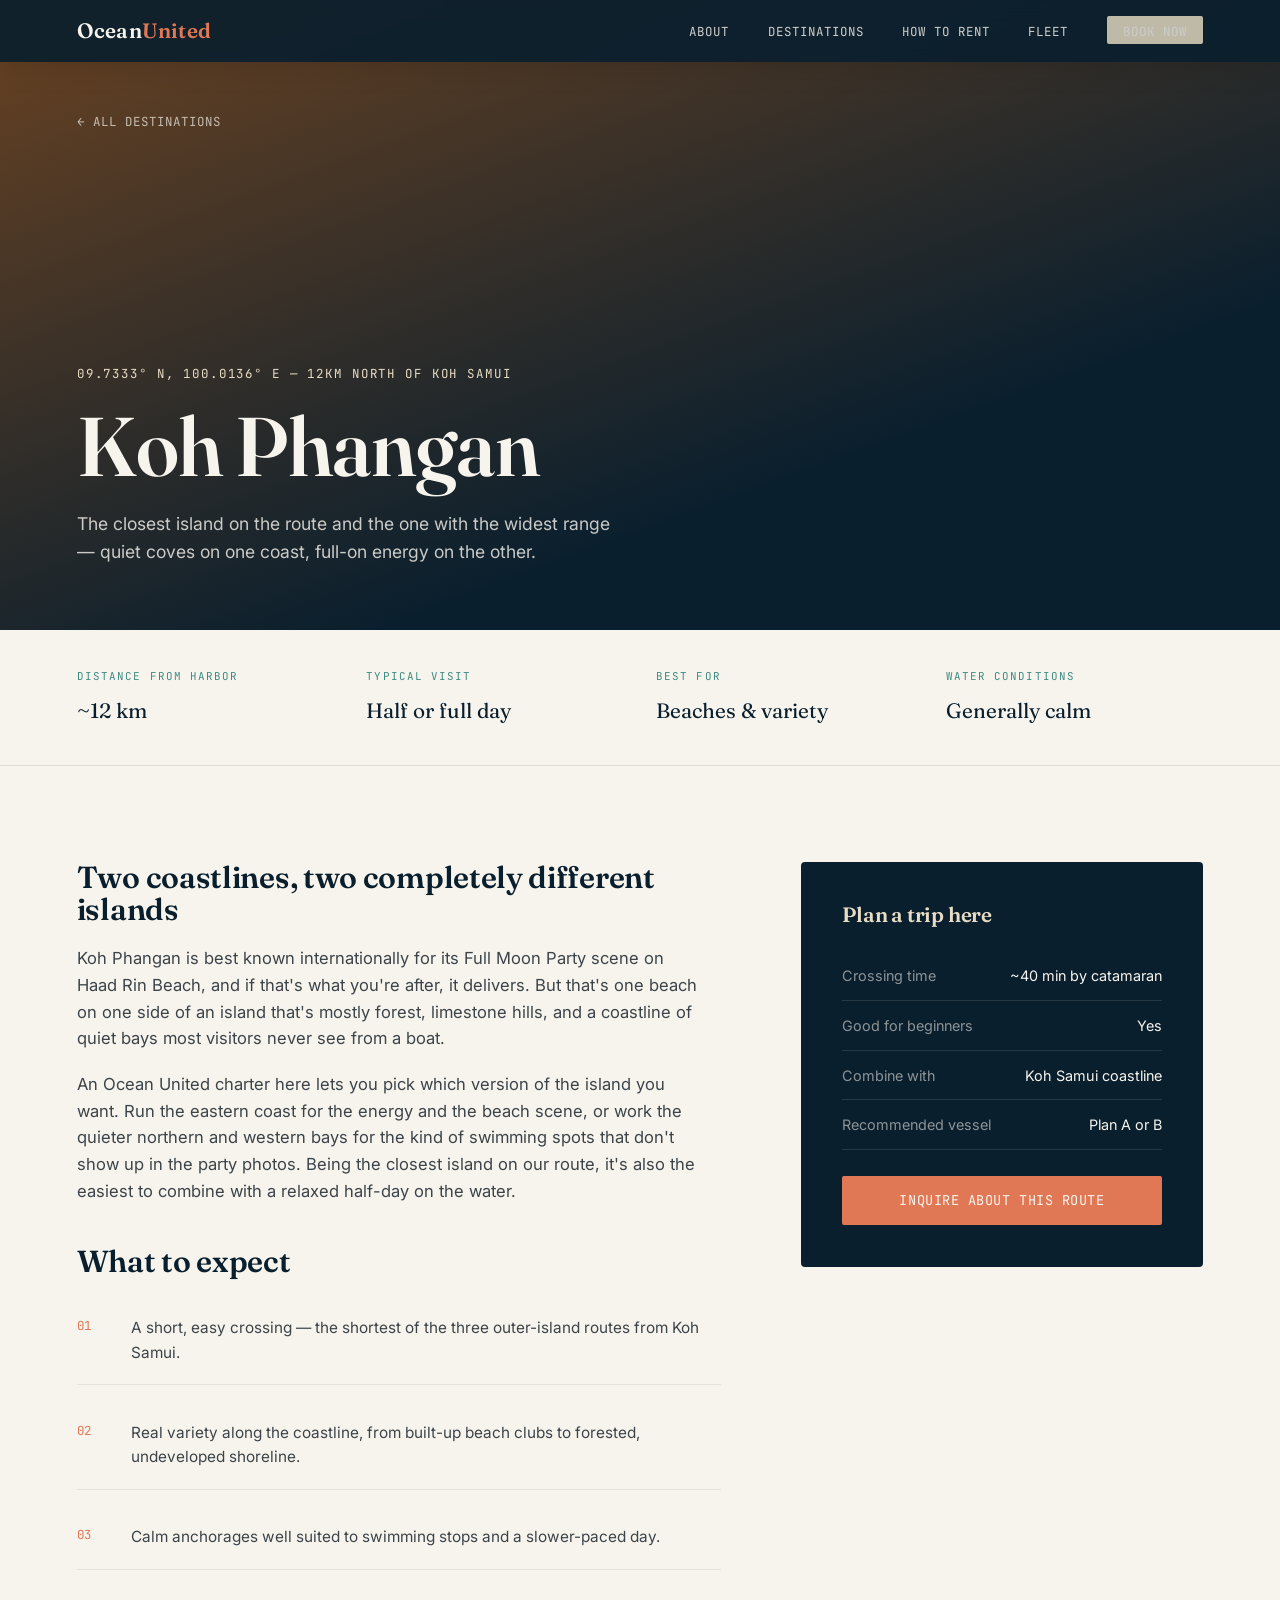
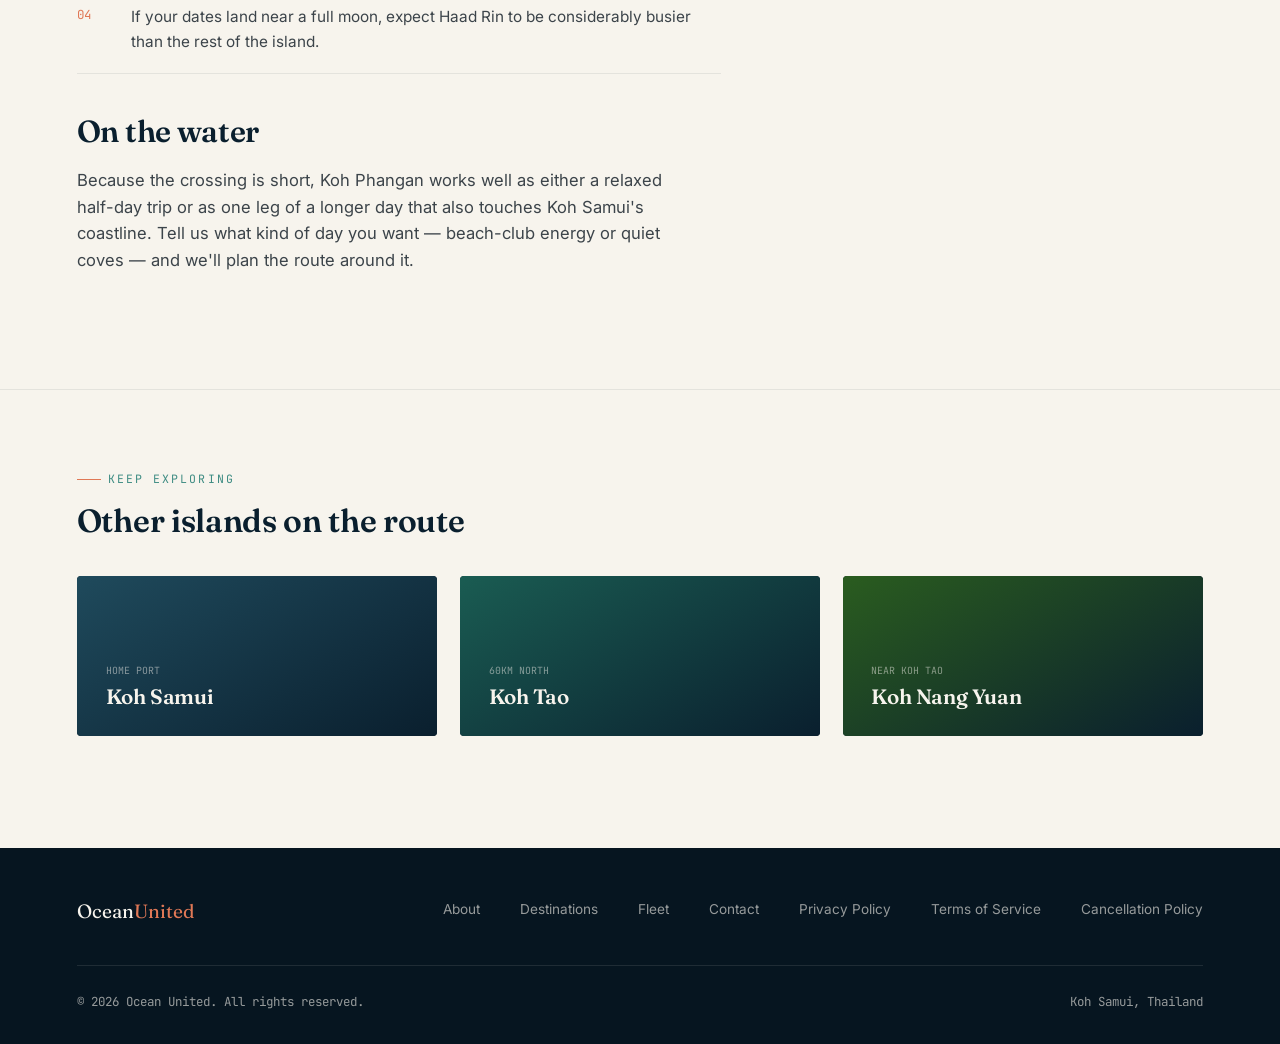
<file: islands/koh-phangan.html>
<!doctype html>
<html lang="en">
<head>
<meta charset="UTF-8">
<meta name="viewport" content="width=device-width, initial-scale=1.0">
<title>Koh Phangan — Ocean United</title>
<meta name="description" content="Koh Phangan, the closest island out from Koh Samui. What to expect on an Ocean United catamaran charter to the island.">
<link rel="preconnect" href="https://fonts.googleapis.com">
<link rel="preconnect" href="https://fonts.gstatic.com" crossorigin>
<link href="https://fonts.googleapis.com/css2?family=Fraunces:ital,wght@0,500;0,600;1,500&family=Inter:wght@400;500;600&family=JetBrains+Mono:wght@400;500&display=swap" rel="stylesheet">
<link rel="stylesheet" href="../assets/style.css">
<link rel="stylesheet" href="../assets/island.css">
</head>
<body>

<nav class="nav scrolled" id="nav">
  <a href="../index.html#top" class="nav-logo">Ocean<span>United</span></a>
  <button class="nav-toggle" id="navToggle" aria-label="Toggle menu" aria-expanded="false">
    <span></span><span></span><span></span>
  </button>
  <ul class="nav-links" id="navLinks">
    <li><a href="../index.html#about">About</a></li>
    <li><a href="../index.html#destinations">Destinations</a></li>
    <li><a href="../index.html#rent">How to Rent</a></li>
    <li><a href="../index.html#fleet">Fleet</a></li>
    <li><a href="../index.html#contact" class="nav-cta">Book Now</a></li>
  </ul>
</nav>

<header class="island-hero" style="--hero-grad: linear-gradient(160deg, #6b4322 0%, #0A1F2E 70%);">
  <div class="island-hero-bg"></div>
  <a href="../index.html#destinations" class="island-back">&larr; All Destinations</a>
  <div class="wrap">
    <div class="island-hero-coords">09.7333° N, 100.0136° E — 12km North of Koh Samui</div>
    <h1>Koh Phangan</h1>
    <p class="tag">The closest island on the route and the one with the widest range — quiet coves on one coast, full-on energy on the other.</p>
  </div>
</header>

<div class="island-meta">
  <div class="wrap meta-row">
    <div class="meta-item"><div class="label">Distance from Harbor</div><div class="value">~12 km</div></div>
    <div class="meta-item"><div class="label">Typical Visit</div><div class="value">Half or full day</div></div>
    <div class="meta-item"><div class="label">Best For</div><div class="value">Beaches & variety</div></div>
    <div class="meta-item"><div class="label">Water Conditions</div><div class="value">Generally calm</div></div>
  </div>
</div>

<section class="island-body">
  <div class="wrap island-body-grid">
    <div class="island-copy">
      <h2>Two coastlines, two completely different islands</h2>
      <p>Koh Phangan is best known internationally for its Full Moon Party scene on Haad Rin Beach, and if that's what you're after, it delivers. But that's one beach on one side of an island that's mostly forest, limestone hills, and a coastline of quiet bays most visitors never see from a boat.</p>
      <p>An Ocean United charter here lets you pick which version of the island you want. Run the eastern coast for the energy and the beach scene, or work the quieter northern and western bays for the kind of swimming spots that don't show up in the party photos. Being the closest island on our route, it's also the easiest to combine with a relaxed half-day on the water.</p>

      <h2>What to expect</h2>
      <div class="island-expect">
        <div class="expect-item"><span class="ix">01</span><p>A short, easy crossing — the shortest of the three outer-island routes from Koh Samui.</p></div>
        <div class="expect-item"><span class="ix">02</span><p>Real variety along the coastline, from built-up beach clubs to forested, undeveloped shoreline.</p></div>
        <div class="expect-item"><span class="ix">03</span><p>Calm anchorages well suited to swimming stops and a slower-paced day.</p></div>
        <div class="expect-item"><span class="ix">04</span><p>If your dates land near a full moon, expect Haad Rin to be considerably busier than the rest of the island.</p></div>
      </div>

      <h2>On the water</h2>
      <p>Because the crossing is short, Koh Phangan works well as either a relaxed half-day trip or as one leg of a longer day that also touches Koh Samui's coastline. Tell us what kind of day you want — beach-club energy or quiet coves — and we'll plan the route around it.</p>
    </div>

    <aside class="island-sidebar">
      <h3>Plan a trip here</h3>
      <div class="sidebar-fact"><span>Crossing time</span><span>~40 min by catamaran</span></div>
      <div class="sidebar-fact"><span>Good for beginners</span><span>Yes</span></div>
      <div class="sidebar-fact"><span>Combine with</span><span>Koh Samui coastline</span></div>
      <div class="sidebar-fact"><span>Recommended vessel</span><span>Plan A or B</span></div>
      <a href="../index.html#contact" class="btn btn-primary">Inquire About This Route</a>
    </aside>
  </div>
</section>

<section class="island-other">
  <div class="wrap">
    <div class="eyebrow">Keep Exploring</div>
    <h2 style="margin-top:1rem;font-size:2rem;color:var(--navy);">Other islands on the route</h2>
    <div class="island-other-grid">
      <a href="koh-samui.html" class="mini-card" style="--mini-grad: linear-gradient(150deg, #1f4a5c, #0A1F2E);">
        <div class="coords">HOME PORT</div>
        <h4>Koh Samui</h4>
      </a>
      <a href="koh-tao.html" class="mini-card" style="--mini-grad: linear-gradient(150deg, #1a5c52, #0A1F2E);">
        <div class="coords">60KM NORTH</div>
        <h4>Koh Tao</h4>
      </a>
      <a href="koh-nang-yuan.html" class="mini-card" style="--mini-grad: linear-gradient(150deg, #2a5c1f, #0A1F2E);">
        <div class="coords">NEAR KOH TAO</div>
        <h4>Koh Nang Yuan</h4>
      </a>
    </div>
  </div>
</section>

<footer>
  <div class="wrap">
    <div class="footer-top">
      <a href="../index.html#top" class="footer-logo">Ocean<span>United</span></a>
      <ul class="footer-links">
        <li><a href="../index.html#about">About</a></li>
        <li><a href="../index.html#destinations">Destinations</a></li>
        <li><a href="../index.html#fleet">Fleet</a></li>
        <li><a href="../index.html#contact">Contact</a></li>
        <li><a href="../privacy-policy.html">Privacy Policy</a></li>
        <li><a href="../terms.html">Terms of Service</a></li>
        <li><a href="../cancellation-policy.html">Cancellation Policy</a></li>
      </ul>
    </div>
    <div class="footer-bottom">
      <span>© 2026 Ocean United. All rights reserved.</span>
      <span>Koh Samui, Thailand</span>
    </div>
  </div>
</footer>

<script>
  const toggle = document.getElementById('navToggle');
  const links = document.getElementById('navLinks');
  toggle.addEventListener('click', () => {
    const isOpen = links.classList.toggle('open');
    toggle.classList.toggle('open', isOpen);
    toggle.setAttribute('aria-expanded', isOpen);
  });
</script>

</body>
</html>
</file>
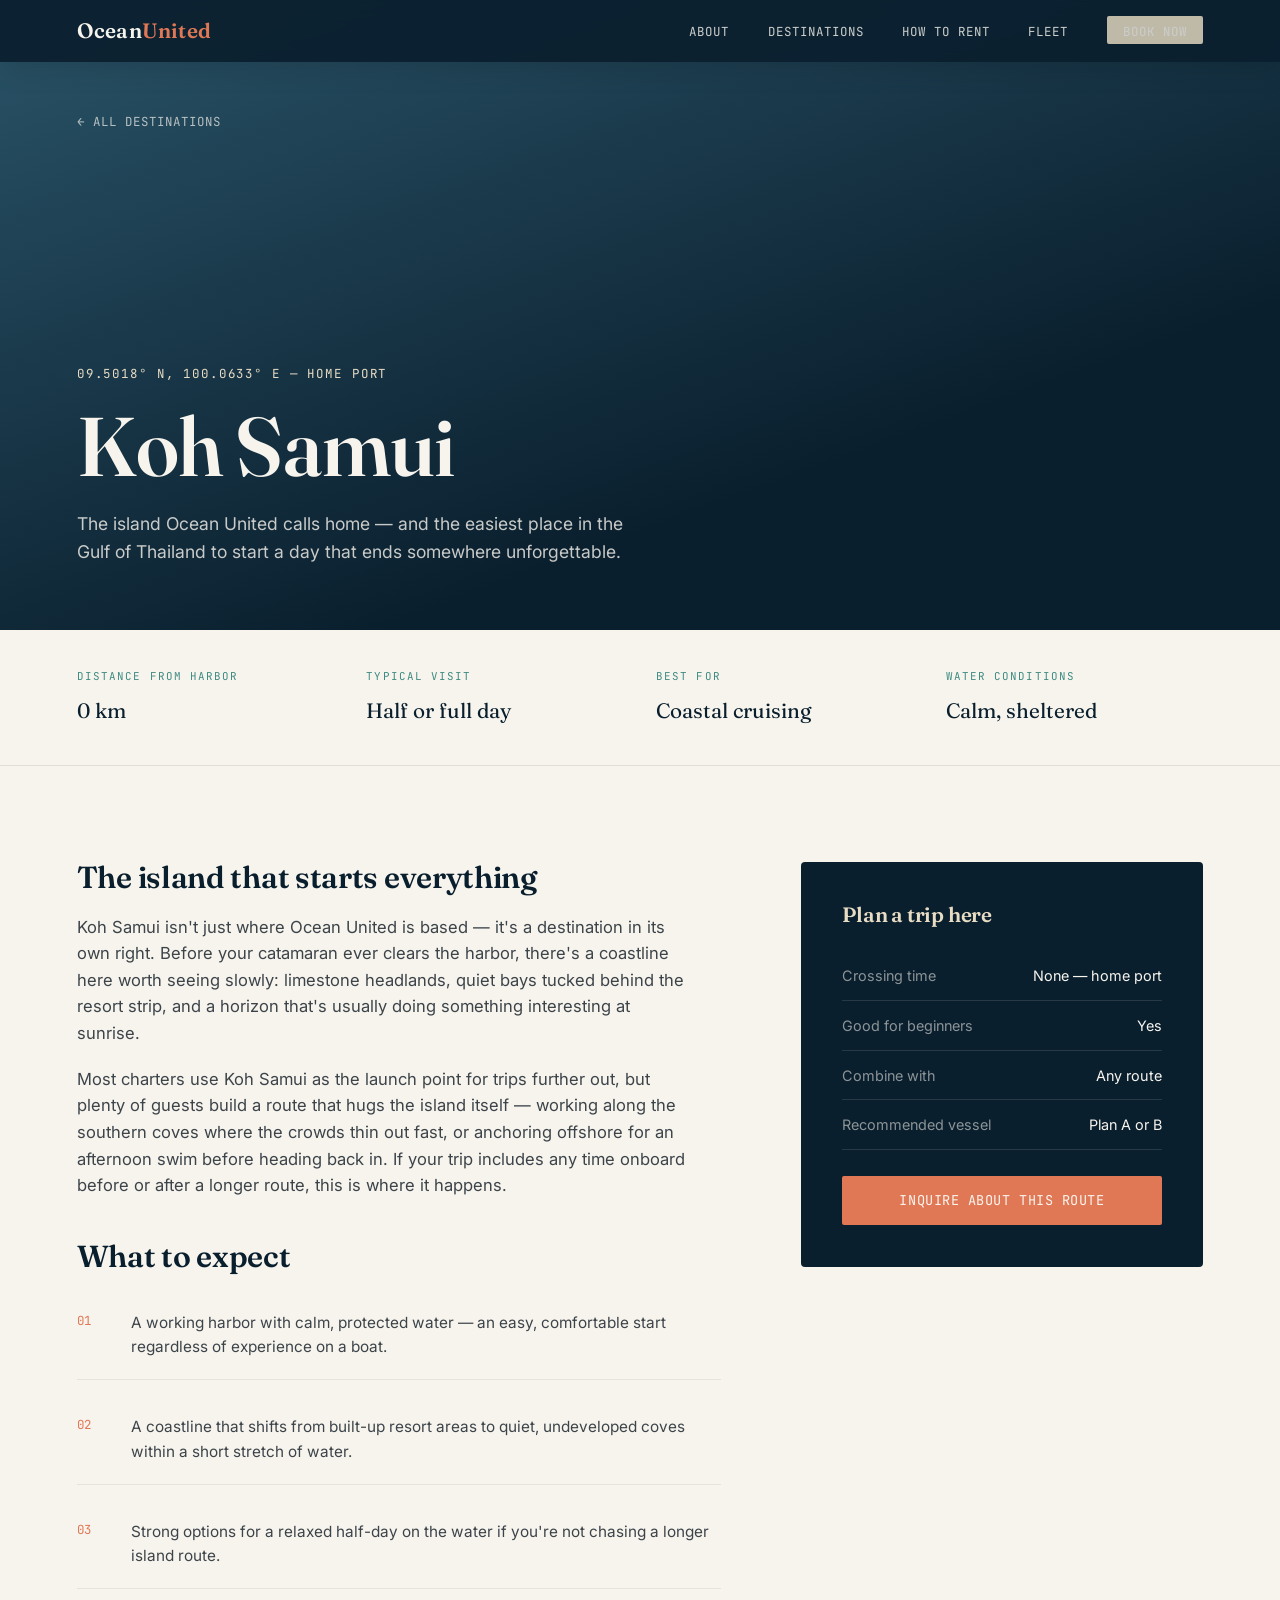
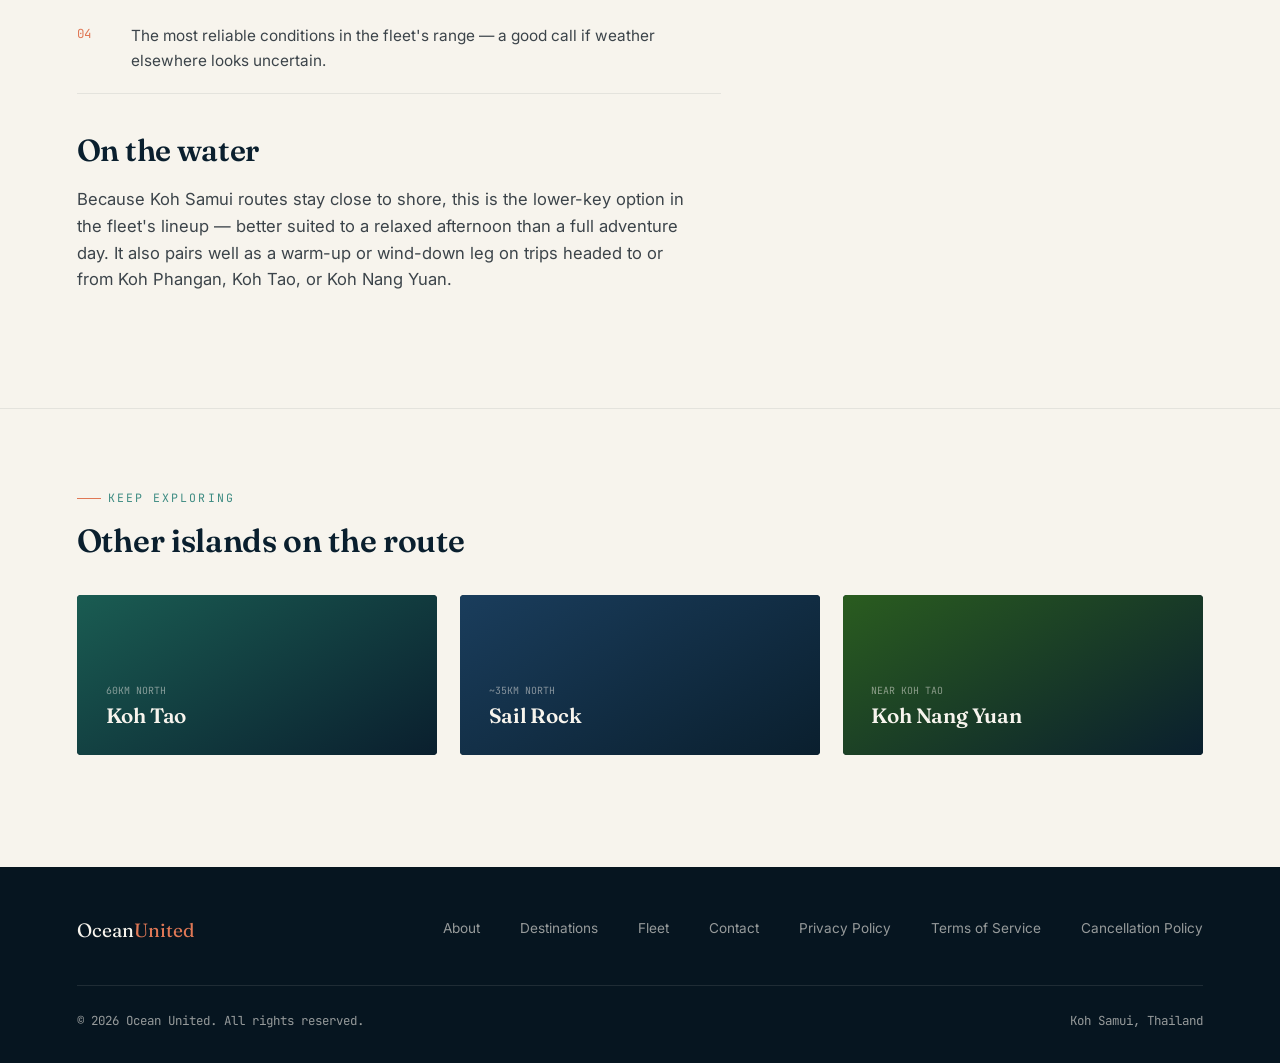
<file: islands/koh-samui.html>
<!doctype html>
<html lang="en">
<head>
<meta charset="UTF-8">
<meta name="viewport" content="width=device-width, initial-scale=1.0">
<title>Koh Samui — Ocean United</title>
<meta name="description" content="Koh Samui, the home port for Ocean United's catamaran charters. What to expect from the island where every trip starts.">
<link rel="preconnect" href="https://fonts.googleapis.com">
<link rel="preconnect" href="https://fonts.gstatic.com" crossorigin>
<link href="https://fonts.googleapis.com/css2?family=Fraunces:ital,wght@0,500;0,600;1,500&family=Inter:wght@400;500;600&family=JetBrains+Mono:wght@400;500&display=swap" rel="stylesheet">
<link rel="stylesheet" href="../assets/style.css">
<link rel="stylesheet" href="../assets/island.css">
</head>
<body>

<nav class="nav scrolled" id="nav">
  <a href="../index.html#top" class="nav-logo">Ocean<span>United</span></a>
  <button class="nav-toggle" id="navToggle" aria-label="Toggle menu" aria-expanded="false">
    <span></span><span></span><span></span>
  </button>
  <ul class="nav-links" id="navLinks">
    <li><a href="../index.html#about">About</a></li>
    <li><a href="../index.html#destinations">Destinations</a></li>
    <li><a href="../index.html#rent">How to Rent</a></li>
    <li><a href="../index.html#fleet">Fleet</a></li>
    <li><a href="../index.html#contact" class="nav-cta">Book Now</a></li>
  </ul>
</nav>

<header class="island-hero" style="--hero-grad: linear-gradient(160deg, #2a5468 0%, #0A1F2E 70%);">
  <div class="island-hero-bg"></div>
  <a href="../index.html#destinations" class="island-back">&larr; All Destinations</a>
  <div class="wrap">
    <div class="island-hero-coords">09.5018° N, 100.0633° E — Home Port</div>
    <h1>Koh Samui</h1>
    <p class="tag">The island Ocean United calls home — and the easiest place in the Gulf of Thailand to start a day that ends somewhere unforgettable.</p>
  </div>
</header>

<div class="island-meta">
  <div class="wrap meta-row">
    <div class="meta-item"><div class="label">Distance from Harbor</div><div class="value">0 km</div></div>
    <div class="meta-item"><div class="label">Typical Visit</div><div class="value">Half or full day</div></div>
    <div class="meta-item"><div class="label">Best For</div><div class="value">Coastal cruising</div></div>
    <div class="meta-item"><div class="label">Water Conditions</div><div class="value">Calm, sheltered</div></div>
  </div>
</div>

<section class="island-body">
  <div class="wrap island-body-grid">
    <div class="island-copy">
      <h2>The island that starts everything</h2>
      <p>Koh Samui isn't just where Ocean United is based — it's a destination in its own right. Before your catamaran ever clears the harbor, there's a coastline here worth seeing slowly: limestone headlands, quiet bays tucked behind the resort strip, and a horizon that's usually doing something interesting at sunrise.</p>
      <p>Most charters use Koh Samui as the launch point for trips further out, but plenty of guests build a route that hugs the island itself — working along the southern coves where the crowds thin out fast, or anchoring offshore for an afternoon swim before heading back in. If your trip includes any time onboard before or after a longer route, this is where it happens.</p>

      <h2>What to expect</h2>
      <div class="island-expect">
        <div class="expect-item"><span class="ix">01</span><p>A working harbor with calm, protected water — an easy, comfortable start regardless of experience on a boat.</p></div>
        <div class="expect-item"><span class="ix">02</span><p>A coastline that shifts from built-up resort areas to quiet, undeveloped coves within a short stretch of water.</p></div>
        <div class="expect-item"><span class="ix">03</span><p>Strong options for a relaxed half-day on the water if you're not chasing a longer island route.</p></div>
        <div class="expect-item"><span class="ix">04</span><p>The most reliable conditions in the fleet's range — a good call if weather elsewhere looks uncertain.</p></div>
      </div>

      <h2>On the water</h2>
      <p>Because Koh Samui routes stay close to shore, this is the lower-key option in the fleet's lineup — better suited to a relaxed afternoon than a full adventure day. It also pairs well as a warm-up or wind-down leg on trips headed to or from Koh Phangan, Koh Tao, or Koh Nang Yuan.</p>
    </div>

    <aside class="island-sidebar">
      <h3>Plan a trip here</h3>
      <div class="sidebar-fact"><span>Crossing time</span><span>None — home port</span></div>
      <div class="sidebar-fact"><span>Good for beginners</span><span>Yes</span></div>
      <div class="sidebar-fact"><span>Combine with</span><span>Any route</span></div>
      <div class="sidebar-fact"><span>Recommended vessel</span><span>Plan A or B</span></div>
      <a href="../index.html#contact" class="btn btn-primary">Inquire About This Route</a>
    </aside>
  </div>
</section>

<section class="island-other">
  <div class="wrap">
    <div class="eyebrow">Keep Exploring</div>
    <h2 style="margin-top:1rem;font-size:2rem;color:var(--navy);">Other islands on the route</h2>
    <div class="island-other-grid">
      <a href="koh-tao.html" class="mini-card" style="--mini-grad: linear-gradient(150deg, #1a5c52, #0A1F2E);">
        <div class="coords">60KM NORTH</div>
        <h4>Koh Tao</h4>
      </a>
      <a href="sail-rock.html" class="mini-card" style="--mini-grad: linear-gradient(150deg, #1a3d5c, #0A1F2E);">
        <div class="coords">~35KM NORTH</div>
        <h4>Sail Rock</h4>
      </a>
      <a href="koh-nang-yuan.html" class="mini-card" style="--mini-grad: linear-gradient(150deg, #2a5c1f, #0A1F2E);">
        <div class="coords">NEAR KOH TAO</div>
        <h4>Koh Nang Yuan</h4>
      </a>
    </div>
  </div>
</section>

<footer>
  <div class="wrap">
    <div class="footer-top">
      <a href="../index.html#top" class="footer-logo">Ocean<span>United</span></a>
      <ul class="footer-links">
        <li><a href="../index.html#about">About</a></li>
        <li><a href="../index.html#destinations">Destinations</a></li>
        <li><a href="../index.html#fleet">Fleet</a></li>
        <li><a href="../index.html#contact">Contact</a></li>
        <li><a href="../privacy-policy.html">Privacy Policy</a></li>
        <li><a href="../terms.html">Terms of Service</a></li>
        <li><a href="../cancellation-policy.html">Cancellation Policy</a></li>
      </ul>
    </div>
    <div class="footer-bottom">
      <span>© 2026 Ocean United. All rights reserved.</span>
      <span>Koh Samui, Thailand</span>
    </div>
  </div>
</footer>

<script>
  const toggle = document.getElementById('navToggle');
  const links = document.getElementById('navLinks');
  toggle.addEventListener('click', () => {
    const isOpen = links.classList.toggle('open');
    toggle.classList.toggle('open', isOpen);
    toggle.setAttribute('aria-expanded', isOpen);
  });
</script>

</body>
</html>
</file>
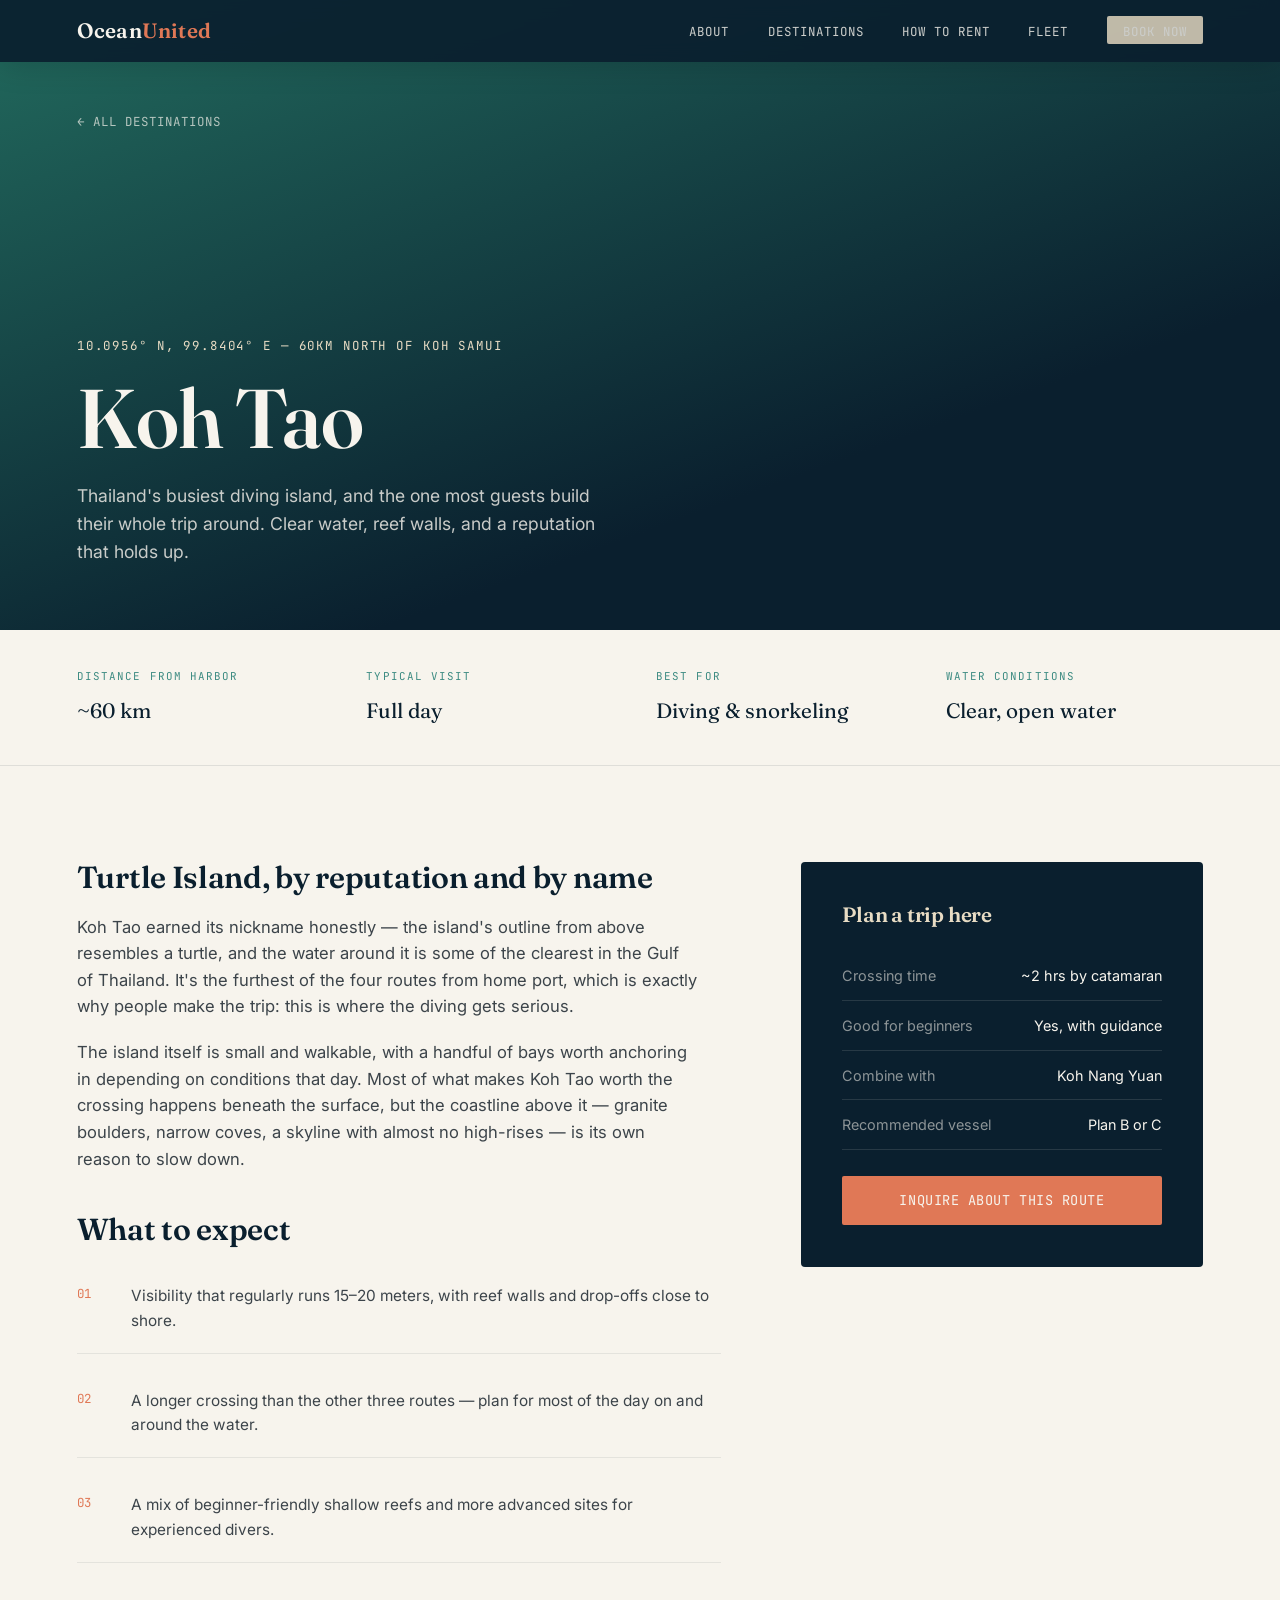
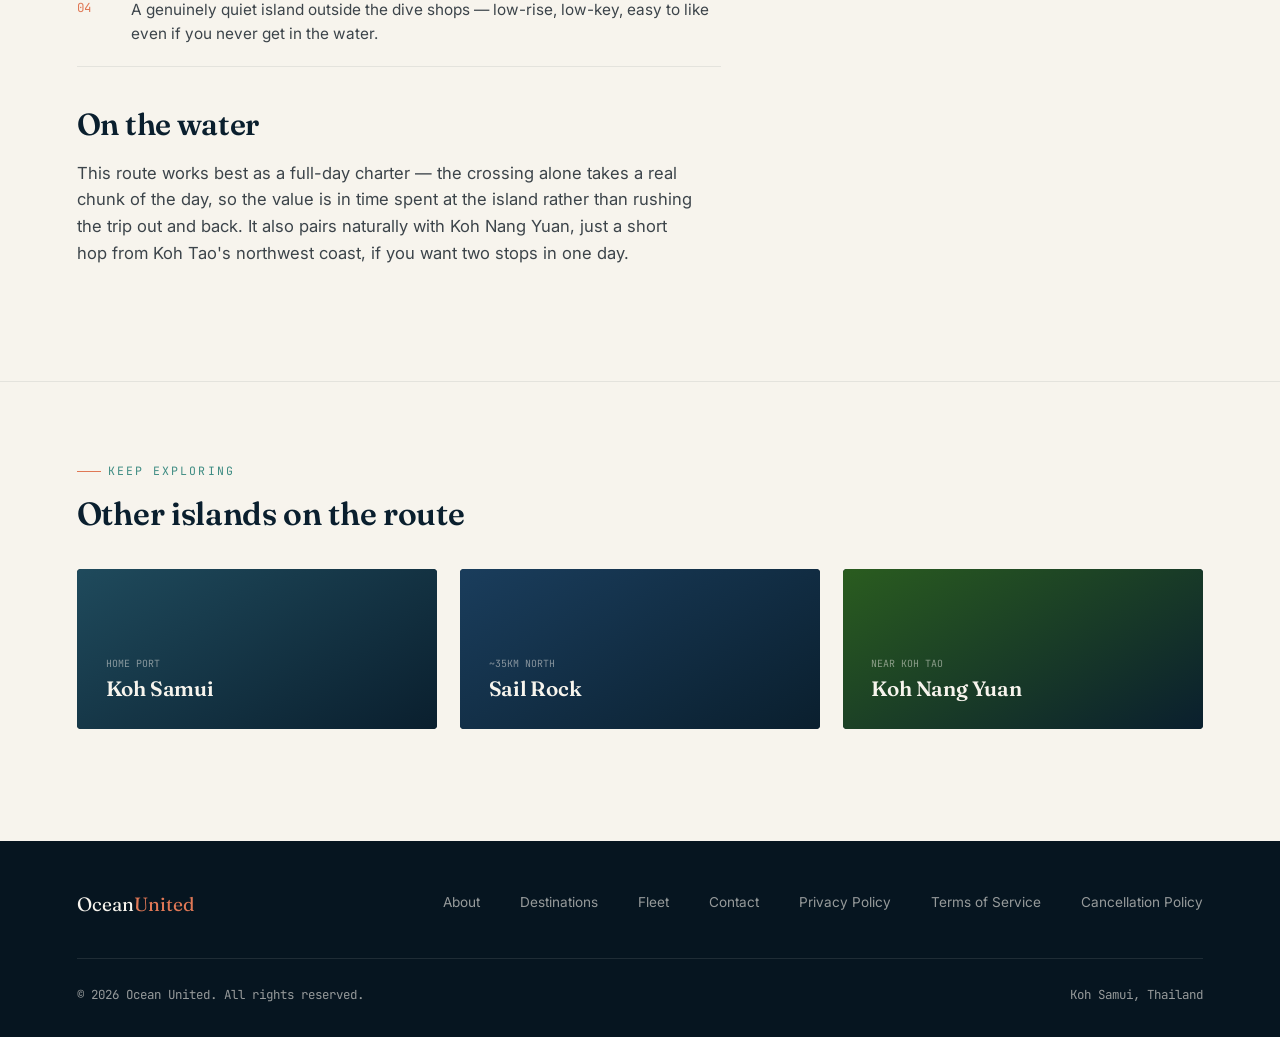
<file: islands/koh-tao.html>
<!doctype html>
<html lang="en">
<head>
<meta charset="UTF-8">
<meta name="viewport" content="width=device-width, initial-scale=1.0">
<title>Koh Tao — Ocean United</title>
<meta name="description" content="Koh Tao, Thailand's diving capital. What to expect on an Ocean United catamaran charter to the island.">
<link rel="preconnect" href="https://fonts.googleapis.com">
<link rel="preconnect" href="https://fonts.gstatic.com" crossorigin>
<link href="https://fonts.googleapis.com/css2?family=Fraunces:ital,wght@0,500;0,600;1,500&family=Inter:wght@400;500;600&family=JetBrains+Mono:wght@400;500&display=swap" rel="stylesheet">
<link rel="stylesheet" href="../assets/style.css">
<link rel="stylesheet" href="../assets/island.css">
</head>
<body>

<nav class="nav scrolled" id="nav">
  <a href="../index.html#top" class="nav-logo">Ocean<span>United</span></a>
  <button class="nav-toggle" id="navToggle" aria-label="Toggle menu" aria-expanded="false">
    <span></span><span></span><span></span>
  </button>
  <ul class="nav-links" id="navLinks">
    <li><a href="../index.html#about">About</a></li>
    <li><a href="../index.html#destinations">Destinations</a></li>
    <li><a href="../index.html#rent">How to Rent</a></li>
    <li><a href="../index.html#fleet">Fleet</a></li>
    <li><a href="../index.html#contact" class="nav-cta">Book Now</a></li>
  </ul>
</nav>

<header class="island-hero" style="--hero-grad: linear-gradient(160deg, #226b5e 0%, #0A1F2E 70%);">
  <div class="island-hero-bg"></div>
  <a href="../index.html#destinations" class="island-back">&larr; All Destinations</a>
  <div class="wrap">
    <div class="island-hero-coords">10.0956° N, 99.8404° E — 60km North of Koh Samui</div>
    <h1>Koh Tao</h1>
    <p class="tag">Thailand's busiest diving island, and the one most guests build their whole trip around. Clear water, reef walls, and a reputation that holds up.</p>
  </div>
</header>

<div class="island-meta">
  <div class="wrap meta-row">
    <div class="meta-item"><div class="label">Distance from Harbor</div><div class="value">~60 km</div></div>
    <div class="meta-item"><div class="label">Typical Visit</div><div class="value">Full day</div></div>
    <div class="meta-item"><div class="label">Best For</div><div class="value">Diving & snorkeling</div></div>
    <div class="meta-item"><div class="label">Water Conditions</div><div class="value">Clear, open water</div></div>
  </div>
</div>

<section class="island-body">
  <div class="wrap island-body-grid">
    <div class="island-copy">
      <h2>Turtle Island, by reputation and by name</h2>
      <p>Koh Tao earned its nickname honestly — the island's outline from above resembles a turtle, and the water around it is some of the clearest in the Gulf of Thailand. It's the furthest of the four routes from home port, which is exactly why people make the trip: this is where the diving gets serious.</p>
      <p>The island itself is small and walkable, with a handful of bays worth anchoring in depending on conditions that day. Most of what makes Koh Tao worth the crossing happens beneath the surface, but the coastline above it — granite boulders, narrow coves, a skyline with almost no high-rises — is its own reason to slow down.</p>

      <h2>What to expect</h2>
      <div class="island-expect">
        <div class="expect-item"><span class="ix">01</span><p>Visibility that regularly runs 15–20 meters, with reef walls and drop-offs close to shore.</p></div>
        <div class="expect-item"><span class="ix">02</span><p>A longer crossing than the other three routes — plan for most of the day on and around the water.</p></div>
        <div class="expect-item"><span class="ix">03</span><p>A mix of beginner-friendly shallow reefs and more advanced sites for experienced divers.</p></div>
        <div class="expect-item"><span class="ix">04</span><p>A genuinely quiet island outside the dive shops — low-rise, low-key, easy to like even if you never get in the water.</p></div>
      </div>

      <h2>On the water</h2>
      <p>This route works best as a full-day charter — the crossing alone takes a real chunk of the day, so the value is in time spent at the island rather than rushing the trip out and back. It also pairs naturally with Koh Nang Yuan, just a short hop from Koh Tao's northwest coast, if you want two stops in one day.</p>
    </div>

    <aside class="island-sidebar">
      <h3>Plan a trip here</h3>
      <div class="sidebar-fact"><span>Crossing time</span><span>~2 hrs by catamaran</span></div>
      <div class="sidebar-fact"><span>Good for beginners</span><span>Yes, with guidance</span></div>
      <div class="sidebar-fact"><span>Combine with</span><span>Koh Nang Yuan</span></div>
      <div class="sidebar-fact"><span>Recommended vessel</span><span>Plan B or C</span></div>
      <a href="../index.html#contact" class="btn btn-primary">Inquire About This Route</a>
    </aside>
  </div>
</section>

<section class="island-other">
  <div class="wrap">
    <div class="eyebrow">Keep Exploring</div>
    <h2 style="margin-top:1rem;font-size:2rem;color:var(--navy);">Other islands on the route</h2>
    <div class="island-other-grid">
      <a href="koh-samui.html" class="mini-card" style="--mini-grad: linear-gradient(150deg, #1f4a5c, #0A1F2E);">
        <div class="coords">HOME PORT</div>
        <h4>Koh Samui</h4>
      </a>
      <a href="sail-rock.html" class="mini-card" style="--mini-grad: linear-gradient(150deg, #1a3d5c, #0A1F2E);">
        <div class="coords">~35KM NORTH</div>
        <h4>Sail Rock</h4>
      </a>
      <a href="koh-nang-yuan.html" class="mini-card" style="--mini-grad: linear-gradient(150deg, #2a5c1f, #0A1F2E);">
        <div class="coords">NEAR KOH TAO</div>
        <h4>Koh Nang Yuan</h4>
      </a>
    </div>
  </div>
</section>

<footer>
  <div class="wrap">
    <div class="footer-top">
      <a href="../index.html#top" class="footer-logo">Ocean<span>United</span></a>
      <ul class="footer-links">
        <li><a href="../index.html#about">About</a></li>
        <li><a href="../index.html#destinations">Destinations</a></li>
        <li><a href="../index.html#fleet">Fleet</a></li>
        <li><a href="../index.html#contact">Contact</a></li>
        <li><a href="../privacy-policy.html">Privacy Policy</a></li>
        <li><a href="../terms.html">Terms of Service</a></li>
        <li><a href="../cancellation-policy.html">Cancellation Policy</a></li>
      </ul>
    </div>
    <div class="footer-bottom">
      <span>© 2026 Ocean United. All rights reserved.</span>
      <span>Koh Samui, Thailand</span>
    </div>
  </div>
</footer>

<script>
  const toggle = document.getElementById('navToggle');
  const links = document.getElementById('navLinks');
  toggle.addEventListener('click', () => {
    const isOpen = links.classList.toggle('open');
    toggle.classList.toggle('open', isOpen);
    toggle.setAttribute('aria-expanded', isOpen);
  });
</script>

</body>
</html>
</file>
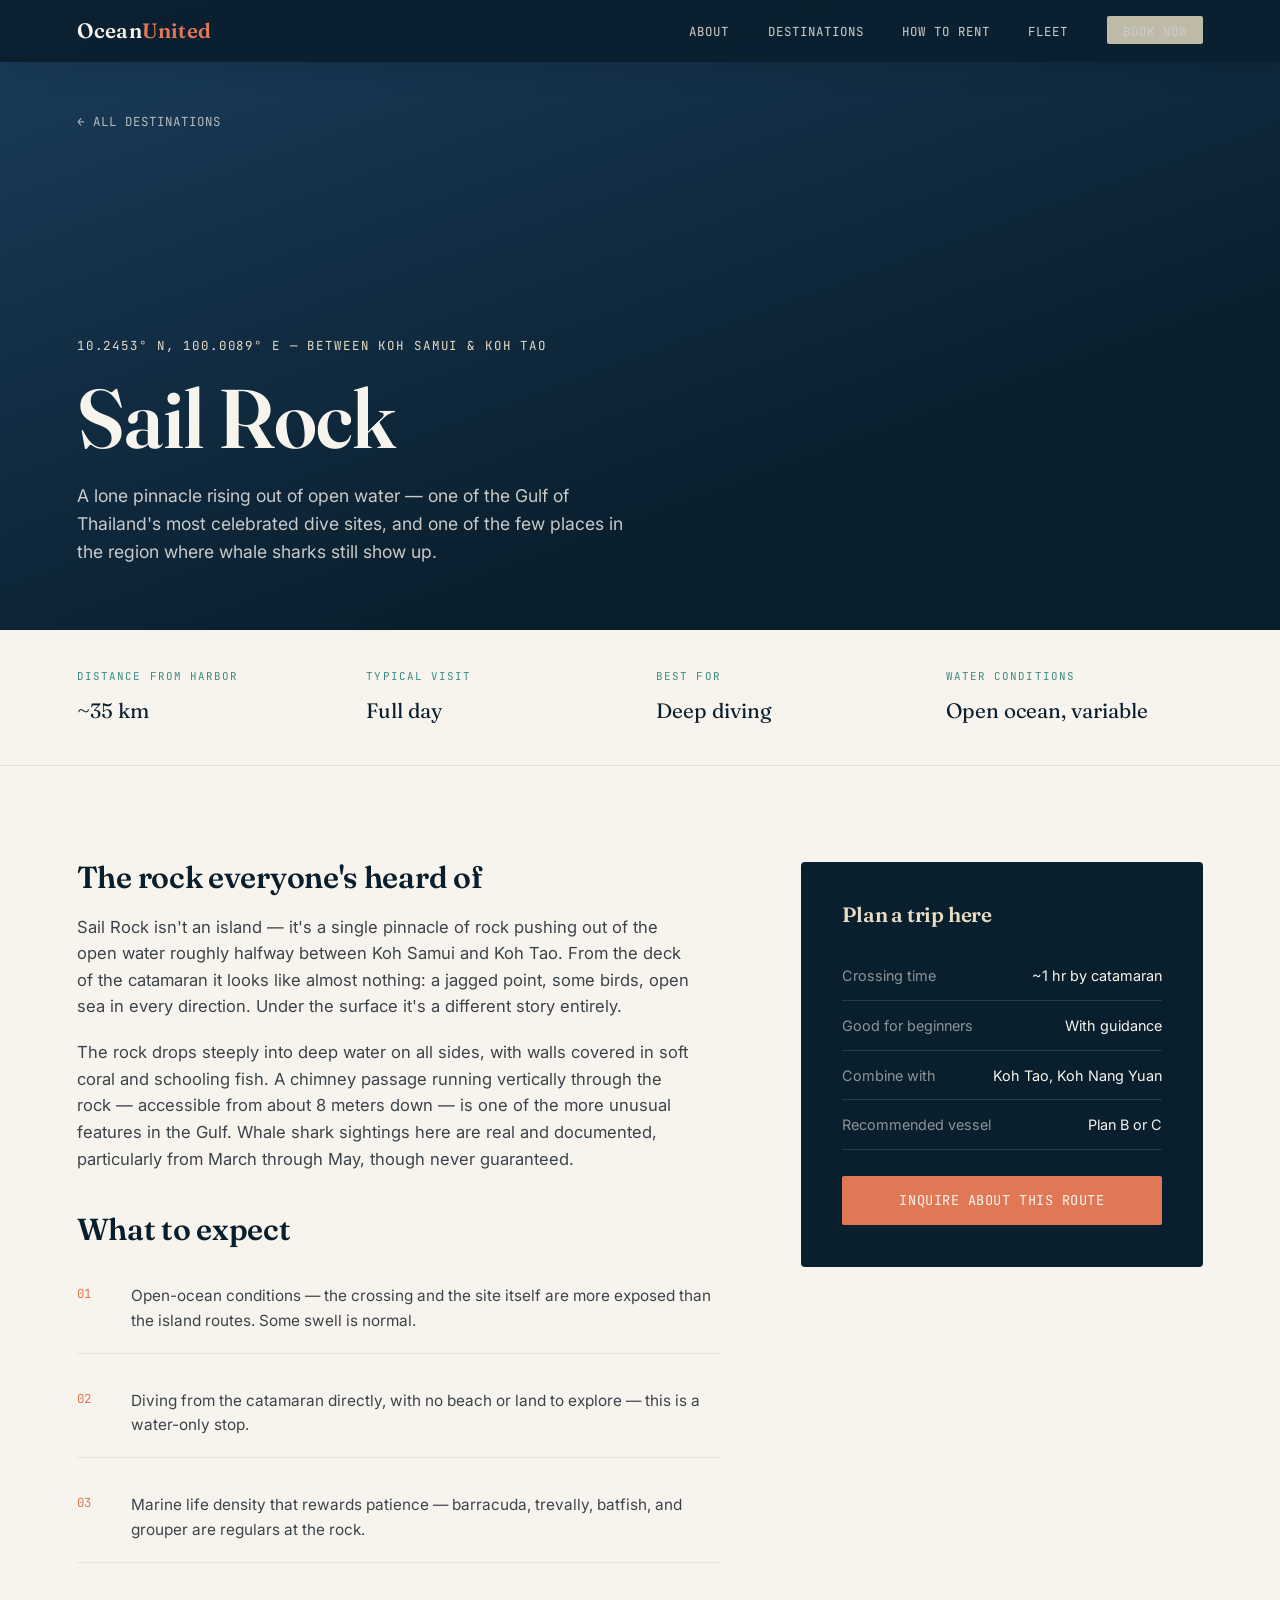
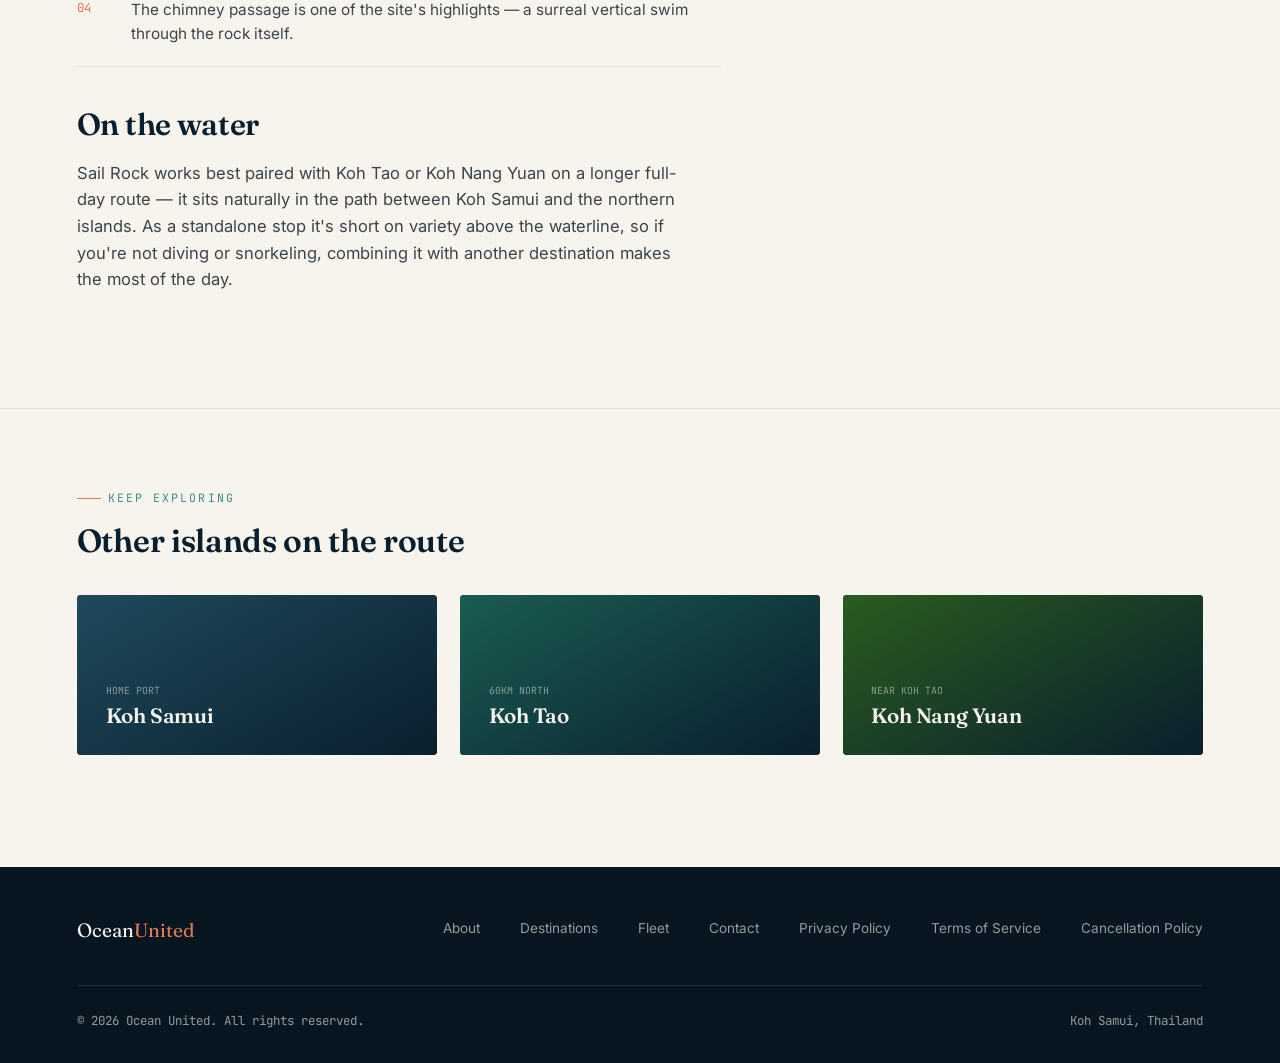
<file: islands/sail-rock.html>
<!doctype html>
<html lang="en">
<head>
<meta charset="UTF-8">
<meta name="viewport" content="width=device-width, initial-scale=1.0">
<title>Sail Rock — Ocean United</title>
<meta name="description" content="Sail Rock, one of the Gulf of Thailand's most celebrated dive sites. What to expect on an Ocean United catamaran charter.">
<link rel="preconnect" href="https://fonts.googleapis.com">
<link rel="preconnect" href="https://fonts.gstatic.com" crossorigin>
<link href="https://fonts.googleapis.com/css2?family=Fraunces:ital,wght@0,500;0,600;1,500&family=Inter:wght@400;500;600&family=JetBrains+Mono:wght@400;500&display=swap" rel="stylesheet">
<link rel="stylesheet" href="../assets/style.css">
<link rel="stylesheet" href="../assets/island.css">
</head>
<body>

<nav class="nav scrolled" id="nav">
  <a href="../index.html#top" class="nav-logo">Ocean<span>United</span></a>
  <button class="nav-toggle" id="navToggle" aria-label="Toggle menu" aria-expanded="false">
    <span></span><span></span><span></span>
  </button>
  <ul class="nav-links" id="navLinks">
    <li><a href="../index.html#about">About</a></li>
    <li><a href="../index.html#destinations">Destinations</a></li>
    <li><a href="../index.html#rent">How to Rent</a></li>
    <li><a href="../index.html#fleet">Fleet</a></li>
    <li><a href="../index.html#contact" class="nav-cta">Book Now</a></li>
  </ul>
</nav>

<header class="island-hero" style="--hero-grad: linear-gradient(160deg, #1a3d5c 0%, #0A1F2E 70%);">
  <div class="island-hero-bg"></div>
  <a href="../index.html#destinations" class="island-back">&larr; All Destinations</a>
  <div class="wrap">
    <div class="island-hero-coords">10.2453° N, 100.0089° E — Between Koh Samui & Koh Tao</div>
    <h1>Sail Rock</h1>
    <p class="tag">A lone pinnacle rising out of open water — one of the Gulf of Thailand's most celebrated dive sites, and one of the few places in the region where whale sharks still show up.</p>
  </div>
</header>

<div class="island-meta">
  <div class="wrap meta-row">
    <div class="meta-item"><div class="label">Distance from Harbor</div><div class="value">~35 km</div></div>
    <div class="meta-item"><div class="label">Typical Visit</div><div class="value">Full day</div></div>
    <div class="meta-item"><div class="label">Best For</div><div class="value">Deep diving</div></div>
    <div class="meta-item"><div class="label">Water Conditions</div><div class="value">Open ocean, variable</div></div>
  </div>
</div>

<section class="island-body">
  <div class="wrap island-body-grid">
    <div class="island-copy">
      <h2>The rock everyone's heard of</h2>
      <p>Sail Rock isn't an island — it's a single pinnacle of rock pushing out of the open water roughly halfway between Koh Samui and Koh Tao. From the deck of the catamaran it looks like almost nothing: a jagged point, some birds, open sea in every direction. Under the surface it's a different story entirely.</p>
      <p>The rock drops steeply into deep water on all sides, with walls covered in soft coral and schooling fish. A chimney passage running vertically through the rock — accessible from about 8 meters down — is one of the more unusual features in the Gulf. Whale shark sightings here are real and documented, particularly from March through May, though never guaranteed.</p>

      <h2>What to expect</h2>
      <div class="island-expect">
        <div class="expect-item"><span class="ix">01</span><p>Open-ocean conditions — the crossing and the site itself are more exposed than the island routes. Some swell is normal.</p></div>
        <div class="expect-item"><span class="ix">02</span><p>Diving from the catamaran directly, with no beach or land to explore — this is a water-only stop.</p></div>
        <div class="expect-item"><span class="ix">03</span><p>Marine life density that rewards patience — barracuda, trevally, batfish, and grouper are regulars at the rock.</p></div>
        <div class="expect-item"><span class="ix">04</span><p>The chimney passage is one of the site's highlights — a surreal vertical swim through the rock itself.</p></div>
      </div>

      <h2>On the water</h2>
      <p>Sail Rock works best paired with Koh Tao or Koh Nang Yuan on a longer full-day route — it sits naturally in the path between Koh Samui and the northern islands. As a standalone stop it's short on variety above the waterline, so if you're not diving or snorkeling, combining it with another destination makes the most of the day.</p>
    </div>

    <aside class="island-sidebar">
      <h3>Plan a trip here</h3>
      <div class="sidebar-fact"><span>Crossing time</span><span>~1 hr by catamaran</span></div>
      <div class="sidebar-fact"><span>Good for beginners</span><span>With guidance</span></div>
      <div class="sidebar-fact"><span>Combine with</span><span>Koh Tao, Koh Nang Yuan</span></div>
      <div class="sidebar-fact"><span>Recommended vessel</span><span>Plan B or C</span></div>
      <a href="../index.html#contact" class="btn btn-primary">Inquire About This Route</a>
    </aside>
  </div>
</section>

<section class="island-other">
  <div class="wrap">
    <div class="eyebrow">Keep Exploring</div>
    <h2 style="margin-top:1rem;font-size:2rem;color:var(--navy);">Other islands on the route</h2>
    <div class="island-other-grid">
      <a href="koh-samui.html" class="mini-card" style="--mini-grad: linear-gradient(150deg, #1f4a5c, #0A1F2E);">
        <div class="coords">HOME PORT</div>
        <h4>Koh Samui</h4>
      </a>
      <a href="koh-tao.html" class="mini-card" style="--mini-grad: linear-gradient(150deg, #1a5c52, #0A1F2E);">
        <div class="coords">60KM NORTH</div>
        <h4>Koh Tao</h4>
      </a>
      <a href="koh-nang-yuan.html" class="mini-card" style="--mini-grad: linear-gradient(150deg, #2a5c1f, #0A1F2E);">
        <div class="coords">NEAR KOH TAO</div>
        <h4>Koh Nang Yuan</h4>
      </a>
    </div>
  </div>
</section>

<footer>
  <div class="wrap">
    <div class="footer-top">
      <a href="../index.html#top" class="footer-logo">Ocean<span>United</span></a>
      <ul class="footer-links">
        <li><a href="../index.html#about">About</a></li>
        <li><a href="../index.html#destinations">Destinations</a></li>
        <li><a href="../index.html#fleet">Fleet</a></li>
        <li><a href="../index.html#contact">Contact</a></li>
        <li><a href="../privacy-policy.html">Privacy Policy</a></li>
        <li><a href="../terms.html">Terms of Service</a></li>
        <li><a href="../cancellation-policy.html">Cancellation Policy</a></li>
      </ul>
    </div>
    <div class="footer-bottom">
      <span>© 2026 Ocean United. All rights reserved.</span>
      <span>Koh Samui, Thailand</span>
    </div>
  </div>
</footer>

<script>
  const toggle = document.getElementById('navToggle');
  const links = document.getElementById('navLinks');
  toggle.addEventListener('click', () => {
    const isOpen = links.classList.toggle('open');
    toggle.classList.toggle('open', isOpen);
    toggle.setAttribute('aria-expanded', isOpen);
  });
</script>

</body>
</html>
</file>
<file: assets/style.css>
/* ============================================
   OCEAN UNITED — Design Tokens
   ============================================ */
:root{
  --navy:        #0A1F2E;
  --navy-deep:   #061520;
  --sand:        #E8DCC4;
  --coral:       #E07856;
  --teal:        #3D8B82;
  --off-white:   #F7F4ED;
  --ink:         #15191B;

  --font-display: 'Fraunces', Georgia, serif;
  --font-body:    'Inter', -apple-system, BlinkMacSystemFont, sans-serif;
  --font-mono:    'JetBrains Mono', 'Courier New', monospace;

  --max-w: 1280px;
}

*{margin:0;padding:0;box-sizing:border-box;}

html{scroll-behavior:smooth;}

@media (prefers-reduced-motion: reduce){
  html{scroll-behavior:auto;}
  *{animation-duration:0.01ms !important; animation-iteration-count:1 !important; transition-duration:0.01ms !important;}
}

body{
  font-family:var(--font-body);
  background:var(--off-white);
  color:var(--ink);
  line-height:1.6;
  -webkit-font-smoothing:antialiased;
}

img{max-width:100%;display:block;}
a{color:inherit;text-decoration:none;}
ul{list-style:none;}

h1,h2,h3,h4{font-family:var(--font-display);font-weight:600;line-height:1.05;letter-spacing:-0.01em;}

.eyebrow{
  font-family:var(--font-mono);
  font-size:0.72rem;
  letter-spacing:0.18em;
  text-transform:uppercase;
  color:var(--teal);
  display:flex;
  align-items:center;
  gap:0.6em;
}
.eyebrow::before{
  content:"";
  width:24px;
  height:1px;
  background:var(--coral);
  display:inline-block;
}

.wrap{
  max-width:var(--max-w);
  margin:0 auto;
  padding:0 6vw;
}

.btn{
  display:inline-flex;
  align-items:center;
  gap:0.6em;
  font-family:var(--font-mono);
  font-size:0.85rem;
  letter-spacing:0.04em;
  text-transform:uppercase;
  padding:0.95em 1.8em;
  border-radius:2px;
  border:1px solid transparent;
  cursor:pointer;
  transition:transform 0.25s ease, background 0.25s ease, color 0.25s ease, border-color .25s ease;
}
.btn-primary{
  background:var(--coral);
  color:var(--off-white);
}
.btn-primary:hover{transform:translateY(-2px);background:#c96545;}
.btn-ghost{
  background:transparent;
  border-color:rgba(247,244,237,0.4);
  color:var(--off-white);
}
.btn-ghost:hover{border-color:var(--off-white);transform:translateY(-2px);}
.btn-dark{
  background:var(--navy);
  color:var(--off-white);
}
.btn-dark:hover{background:var(--navy-deep);transform:translateY(-2px);}

:focus-visible{
  outline:2px solid var(--coral);
  outline-offset:3px;
}

/* ============== NAV ============== */
.nav{
  position:fixed;
  top:0;left:0;right:0;
  z-index:100;
  padding:1.4rem 6vw;
  display:flex;
  align-items:center;
  justify-content:space-between;
  transition:background 0.4s ease, padding 0.4s ease, box-shadow .4s ease;
}
.nav.scrolled{
  background:rgba(10,31,46,0.92);
  backdrop-filter:blur(10px);
  padding:0.9rem 6vw;
  box-shadow:0 4px 30px rgba(0,0,0,0.15);
}
.nav-logo{
  font-family:var(--font-display);
  font-size:1.3rem;
  color:var(--off-white);
  letter-spacing:0.01em;
  font-weight:600;
}
.nav-logo span{color:var(--coral);}
.nav-links{
  display:flex;
  gap:2.4rem;
  align-items:center;
}
.nav-links a{
  font-family:var(--font-mono);
  font-size:0.78rem;
  letter-spacing:0.08em;
  text-transform:uppercase;
  color:var(--off-white);
  opacity:0.82;
  position:relative;
  padding-bottom:4px;
}
.nav-links a::after{
  content:"";
  position:absolute;
  left:0;bottom:0;
  width:0;height:1px;
  background:var(--coral);
  transition:width 0.3s ease;
}
.nav-links a:hover{opacity:1;}
.nav-links a:hover::after{width:100%;}
.nav-cta{
  font-family:var(--font-mono);
  font-size:0.78rem;
  letter-spacing:0.08em;
  text-transform:uppercase;
  color:var(--navy);
  background:var(--sand);
  padding:0.6em 1.3em;
  border-radius:2px;
  transition:background .25s ease, transform .25s ease;
}
.nav-cta:hover{background:var(--off-white);transform:translateY(-1px);}
.nav-toggle{display:none;}

/* ============== HERO ============== */
.hero{
  position:relative;
  min-height:100svh;
  display:flex;
  flex-direction:column;
  justify-content:flex-end;
  background:linear-gradient(180deg, rgba(6,21,32,0.35) 0%, rgba(6,21,32,0.55) 55%, var(--navy-deep) 100%),
             url('data:image/svg+xml,<svg xmlns="http://www.w3.org/2000/svg" width="1600" height="1000"><defs><linearGradient id="g" x1="0" y1="0" x2="0" y2="1"><stop offset="0%" stop-color="%23274a5c"/><stop offset="55%" stop-color="%231a3849"/><stop offset="100%" stop-color="%230A1F2E"/></linearGradient></defs><rect width="1600" height="1000" fill="url(%23g)"/></svg>');
  background-size:cover;
  background-position:center;
  color:var(--off-white);
  overflow:hidden;
}
.hero-media-note{
  position:absolute;
  inset:0;
  display:flex;
  align-items:center;
  justify-content:center;
  z-index:0;
}
.hero-media-note span{
  font-family:var(--font-mono);
  font-size:0.7rem;
  letter-spacing:0.15em;
  text-transform:uppercase;
  color:rgba(247,244,237,0.18);
}
.hero-horizon{
  position:absolute;
  left:0;right:0;
  bottom:38%;
  height:1px;
  background:linear-gradient(90deg, transparent, rgba(247,244,237,0.35), transparent);
  z-index:1;
}
.hero-content{
  position:relative;
  z-index:2;
  padding:0 6vw 5rem;
  max-width:var(--max-w);
  margin:0 auto;
  width:100%;
}
.hero-eyebrow{
  font-family:var(--font-mono);
  font-size:0.78rem;
  letter-spacing:0.2em;
  text-transform:uppercase;
  color:var(--sand);
  margin-bottom:1.4rem;
  opacity:0;
  animation:riseIn 0.9s ease 0.2s forwards;
}
.hero h1{
  font-size:clamp(3rem, 8vw, 6.4rem);
  color:var(--off-white);
  margin-bottom:1.6rem;
  max-width:18ch;
  opacity:0;
  animation:riseIn 1s ease 0.4s forwards;
}
.hero h1 em{
  font-style:italic;
  color:var(--coral);
}
.hero-sub{
  font-size:1.15rem;
  max-width:46ch;
  color:rgba(247,244,237,0.82);
  margin-bottom:2.6rem;
  opacity:0;
  animation:riseIn 1s ease 0.6s forwards;
}
.hero-actions{
  display:flex;
  gap:1rem;
  flex-wrap:wrap;
  opacity:0;
  animation:riseIn 1s ease 0.8s forwards;
}
.hero-coords{
  position:absolute;
  bottom:2.2rem;
  right:6vw;
  z-index:2;
  font-family:var(--font-mono);
  font-size:0.72rem;
  letter-spacing:0.08em;
  color:rgba(247,244,237,0.5);
  text-align:right;
  display:none;
}
@keyframes riseIn{
  from{opacity:0;transform:translateY(18px);}
  to{opacity:1;transform:translateY(0);}
}

/* ============== SECTION SCAFFOLDING ============== */
section{padding:8rem 0;}
.section-head{
  max-width:640px;
  margin-bottom:4rem;
}
.section-head h2{
  font-size:clamp(2.2rem, 4vw, 3.2rem);
  margin-top:1rem;
  color:var(--navy);
}
.section-head p{
  margin-top:1.2rem;
  font-size:1.05rem;
  color:#4a5258;
  max-width:54ch;
}
.dark{background:var(--navy);color:var(--off-white);}
.dark .section-head h2{color:var(--off-white);}
.dark .section-head p{color:rgba(247,244,237,0.7);}

/* ============== ABOUT ============== */
.about{background:var(--off-white);}
.about-grid{
  display:grid;
  grid-template-columns:1fr 1fr;
  gap:5rem;
  align-items:start;
}
.about-body p{
  font-size:1.05rem;
  color:#3c444a;
  margin-bottom:1.3rem;
  max-width:50ch;
}
.about-stats{
  display:grid;
  grid-template-columns:1fr 1fr;
  gap:2.4rem;
  border-top:1px solid rgba(10,31,46,0.12);
  padding-top:2.4rem;
}
.about-stat .num{
  font-family:var(--font-display);
  font-size:2.6rem;
  color:var(--coral);
  font-weight:600;
}
.about-stat .label{
  font-family:var(--font-mono);
  font-size:0.72rem;
  letter-spacing:0.1em;
  text-transform:uppercase;
  color:#6b7378;
  margin-top:0.3rem;
}
.about-panel{
  background:var(--navy);
  color:var(--off-white);
  padding:3rem;
  border-radius:4px;
  position:relative;
}
.about-panel::before{
  content:"";
  position:absolute;
  top:0;left:0;
  width:100%;
  height:3px;
  background:linear-gradient(90deg, var(--coral), var(--teal));
}
.about-panel h3{
  font-size:1.5rem;
  margin-bottom:1.4rem;
  color:var(--sand);
}
.about-list{display:flex;flex-direction:column;gap:1.3rem;}
.about-list li{
  display:flex;
  gap:1rem;
  font-size:0.95rem;
  color:rgba(247,244,237,0.85);
  align-items:flex-start;
}
.about-list li::before{
  content:"";
  min-width:6px;height:6px;
  border-radius:50%;
  background:var(--coral);
  margin-top:0.5em;
}

/* ============== DESTINATIONS ============== */
.destinations{background:var(--off-white);}
.island-grid{
  display:grid;
  grid-template-columns:repeat(2, 1fr);
  gap:1.5rem;
}
.island-card{
  position:relative;
  background:var(--navy);
  border-radius:4px;
  overflow:hidden;
  min-height:380px;
  display:flex;
  flex-direction:column;
  justify-content:flex-end;
  padding:2.2rem;
  isolation:isolate;
  transition:transform 0.4s ease;
}
.island-card:hover{transform:translateY(-6px);}
.island-card::before{
  content:"";
  position:absolute;inset:0;
  background:var(--island-grad, linear-gradient(150deg,#1a3849,#0A1F2E));
  z-index:-2;
}
.island-card::after{
  content:"";
  position:absolute;inset:0;
  background:linear-gradient(180deg, rgba(6,21,32,0) 30%, rgba(6,21,32,0.88) 100%);
  z-index:-1;
}
.island-card .coords{
  font-family:var(--font-mono);
  font-size:0.68rem;
  letter-spacing:0.08em;
  color:rgba(247,244,237,0.55);
  margin-bottom:0.8rem;
}
.island-card h3{
  font-size:1.9rem;
  color:var(--off-white);
  margin-bottom:0.5rem;
}
.island-card p{
  font-size:0.92rem;
  color:rgba(247,244,237,0.75);
  margin-bottom:1.2rem;
  max-width:34ch;
}
.island-card .go{
  font-family:var(--font-mono);
  font-size:0.72rem;
  letter-spacing:0.1em;
  text-transform:uppercase;
  color:var(--coral);
  display:inline-flex;
  align-items:center;
  gap:0.5em;
}
.island-card .go svg{transition:transform 0.3s ease;}
.island-card:hover .go svg{transform:translateX(4px);}

/* ============== HOW TO RENT ============== */
.process{background:var(--navy);color:var(--off-white);}
.process-rail{
  display:grid;
  grid-template-columns:repeat(3, 1fr);
  gap:0;
  position:relative;
  margin-top:1rem;
}
.process-rail::before{
  content:"";
  position:absolute;
  top:2.1rem;
  left:8%;right:8%;
  height:1px;
  background:repeating-linear-gradient(90deg, rgba(247,244,237,0.25) 0 8px, transparent 8px 16px);
}
.process-step{
  position:relative;
  padding-right:2rem;
}
.process-mark{
  width:1.1rem;height:1.1rem;
  border-radius:50%;
  background:var(--navy);
  border:2px solid var(--coral);
  margin-bottom:1.6rem;
  position:relative;
  z-index:1;
}
.process-step h4{
  font-size:1.3rem;
  color:var(--sand);
  margin-bottom:0.8rem;
}
.process-step p{
  font-size:0.95rem;
  color:rgba(247,244,237,0.7);
  max-width:32ch;
}
.process-tag{
  font-family:var(--font-mono);
  font-size:0.68rem;
  letter-spacing:0.1em;
  text-transform:uppercase;
  color:var(--teal);
  margin-bottom:0.6rem;
  display:block;
}

/* ============== FLEET / PLANS ============== */
.fleet{background:var(--off-white);}
.fleet-grid{
  display:grid;
  grid-template-columns:repeat(3, 1fr);
  gap:1.5rem;
}
.plan-card{
  border:1px solid rgba(10,31,46,0.14);
  border-radius:4px;
  padding:2.4rem 2rem;
  display:flex;
  flex-direction:column;
  position:relative;
  background:var(--off-white);
  transition:border-color 0.3s ease, box-shadow 0.3s ease;
}
.plan-card:hover{
  border-color:var(--coral);
  box-shadow:0 18px 40px rgba(10,31,46,0.08);
}
.plan-card.featured{
  background:var(--navy);
  color:var(--off-white);
  border-color:var(--navy);
}
.plan-id{
  font-family:var(--font-mono);
  font-size:0.7rem;
  letter-spacing:0.12em;
  text-transform:uppercase;
  color:var(--coral);
  margin-bottom:1.2rem;
}
.plan-card.featured .plan-id{color:var(--sand);}
.plan-card h3{
  font-size:2rem;
  margin-bottom:0.4rem;
}
.plan-tagline{
  font-size:0.9rem;
  color:#6b7378;
  margin-bottom:1.8rem;
}
.plan-card.featured .plan-tagline{color:rgba(247,244,237,0.65);}
.plan-specs{
  display:flex;
  flex-direction:column;
  gap:0.9rem;
  margin-bottom:2rem;
  padding-bottom:2rem;
  border-bottom:1px solid rgba(10,31,46,0.1);
  flex-grow:1;
}
.plan-card.featured .plan-specs{border-color:rgba(247,244,237,0.18);}
.plan-specs li{
  display:flex;
  justify-content:space-between;
  font-size:0.88rem;
  color:#3c444a;
}
.plan-card.featured .plan-specs li{color:rgba(247,244,237,0.85);}
.plan-specs li span:first-child{color:#6b7378;}
.plan-card.featured .plan-specs li span:first-child{color:rgba(247,244,237,0.5);}
.plan-price{
  font-family:var(--font-mono);
  font-size:0.78rem;
  letter-spacing:0.04em;
  color:#6b7378;
  margin-bottom:1.4rem;
}
.plan-card.featured .plan-price{color:rgba(247,244,237,0.6);}
.plan-price strong{
  font-family:var(--font-display);
  font-size:1.6rem;
  color:var(--navy);
  display:block;
  margin-bottom:0.2rem;
}
.plan-card.featured .plan-price strong{color:var(--off-white);}

/* ============== CONTACT ============== */
.contact{background:var(--navy);color:var(--off-white);}
.contact-grid{
  display:grid;
  grid-template-columns:1fr 1fr;
  gap:5rem;
}
.contact-form{display:flex;flex-direction:column;gap:1.2rem;}
.field{display:flex;flex-direction:column;gap:0.5rem;}
.field label{
  font-family:var(--font-mono);
  font-size:0.7rem;
  letter-spacing:0.1em;
  text-transform:uppercase;
  color:rgba(247,244,237,0.6);
}
.field input, .field textarea, .field select{
  background:rgba(247,244,237,0.06);
  border:1px solid rgba(247,244,237,0.2);
  border-radius:2px;
  padding:0.9em 1em;
  color:var(--off-white);
  font-family:var(--font-body);
  font-size:0.95rem;
}
.field input:focus, .field textarea:focus, .field select:focus{
  outline:none;
  border-color:var(--coral);
  background:rgba(247,244,237,0.1);
}
.field textarea{resize:vertical;min-height:110px;}
.contact-info{display:flex;flex-direction:column;gap:2.2rem;}
.contact-block .label{
  font-family:var(--font-mono);
  font-size:0.7rem;
  letter-spacing:0.1em;
  text-transform:uppercase;
  color:var(--teal);
  margin-bottom:0.6rem;
}
.contact-block .value{
  font-size:1.15rem;
  color:var(--off-white);
}
.contact-block .sub{
  font-size:0.88rem;
  color:rgba(247,244,237,0.55);
  margin-top:0.3rem;
}

/* ============== FOOTER ============== */
footer{
  background:var(--navy-deep);
  color:rgba(247,244,237,0.6);
  padding:3rem 0 2rem;
}
.footer-top{
  display:flex;
  justify-content:space-between;
  align-items:flex-start;
  padding-bottom:2.4rem;
  border-bottom:1px solid rgba(247,244,237,0.1);
  flex-wrap:wrap;
  gap:2rem;
}
.footer-logo{
  font-family:var(--font-display);
  font-size:1.2rem;
  color:var(--off-white);
}
.footer-logo span{color:var(--coral);}
.footer-links{
  display:flex;
  gap:2.5rem;
  flex-wrap:wrap;
}
.footer-links a{
  font-size:0.85rem;
  color:rgba(247,244,237,0.6);
  transition:color .25s ease;
}
.footer-links a:hover{color:var(--off-white);}
.footer-bottom{
  display:flex;
  justify-content:space-between;
  padding-top:1.6rem;
  font-size:0.78rem;
  font-family:var(--font-mono);
  flex-wrap:wrap;
  gap:1rem;
}

/* ============== RESPONSIVE ============== */
@media (min-width: 900px){
  .hero-coords{display:block;}
}

@media (max-width: 900px){
  .nav-links{
    position:fixed;
    top:0;right:0;
    height:100vh;
    width:min(78vw, 320px);
    background:var(--navy);
    flex-direction:column;
    justify-content:center;
    align-items:flex-start;
    padding:2rem 2.4rem;
    gap:2rem;
    transform:translateX(100%);
    transition:transform 0.4s ease;
  }
  .nav-links.open{transform:translateX(0);}
  .nav-cta{order:3;}
  .nav-toggle{
    display:flex;
    flex-direction:column;
    gap:5px;
    background:none;
    border:none;
    cursor:pointer;
    z-index:101;
    padding:0.4rem;
  }
  .nav-toggle span{
    width:22px;height:2px;
    background:var(--off-white);
    transition:transform .3s ease, opacity .3s ease;
  }
  .nav-toggle.open span:nth-child(1){transform:translateY(7px) rotate(45deg);}
  .nav-toggle.open span:nth-child(2){opacity:0;}
  .nav-toggle.open span:nth-child(3){transform:translateY(-7px) rotate(-45deg);}

  .about-grid, .contact-grid{grid-template-columns:1fr;gap:3rem;}
  .island-grid{grid-template-columns:1fr;}
  .process-rail{grid-template-columns:1fr;gap:2.5rem;}
  .process-rail::before{display:none;}
  .fleet-grid{grid-template-columns:1fr;}
  .footer-top, .footer-bottom{flex-direction:column;}
  section{padding:5.5rem 0;}
  .wrap{padding:0 7vw;}
}
</file>
<file: assets/island.css>
/* ============== ISLAND DETAIL PAGES ============== */
.island-hero{
  position:relative;
  min-height:70vh;
  display:flex;
  flex-direction:column;
  justify-content:flex-end;
  padding:0 0 4rem;
  color:var(--off-white);
  overflow:hidden;
}
.island-hero-bg{
  position:absolute;inset:0;
  background:var(--hero-grad);
  z-index:-1;
}
.island-hero .wrap{width:100%;}
.island-back{
  position:absolute;
  top:7rem;
  left:6vw;
  font-family:var(--font-mono);
  font-size:0.78rem;
  letter-spacing:0.08em;
  text-transform:uppercase;
  color:rgba(247,244,237,0.7);
  display:inline-flex;
  align-items:center;
  gap:0.5em;
  transition:color .25s ease;
}
.island-back:hover{color:var(--off-white);}
.island-hero-coords{
  font-family:var(--font-mono);
  font-size:0.78rem;
  letter-spacing:0.15em;
  color:var(--sand);
  margin-bottom:1.2rem;
  text-transform:uppercase;
}
.island-hero h1{
  font-size:clamp(2.8rem, 7vw, 5.2rem);
  margin-bottom:1.2rem;
}
.island-hero .tag{
  font-size:1.1rem;
  color:rgba(247,244,237,0.8);
  max-width:50ch;
}

.island-meta{
  background:var(--off-white);
  border-bottom:1px solid rgba(10,31,46,0.1);
  padding:2.4rem 0;
}
.meta-row{
  display:grid;
  grid-template-columns:repeat(4, 1fr);
  gap:2rem;
}
.meta-item .label{
  font-family:var(--font-mono);
  font-size:0.68rem;
  letter-spacing:0.1em;
  text-transform:uppercase;
  color:var(--teal);
  margin-bottom:0.5rem;
}
.meta-item .value{
  font-family:var(--font-display);
  font-size:1.3rem;
  color:var(--navy);
}

.island-body{padding:6rem 0;}
.island-body-grid{
  display:grid;
  grid-template-columns:1.6fr 1fr;
  gap:5rem;
}
.island-copy h2{
  font-size:1.9rem;
  color:var(--navy);
  margin:2.6rem 0 1.2rem;
}
.island-copy h2:first-child{margin-top:0;}
.island-copy p{
  font-size:1.04rem;
  color:#3c444a;
  margin-bottom:1.2rem;
  max-width:62ch;
}
.island-expect{
  display:flex;
  flex-direction:column;
  gap:1rem;
  margin-top:1rem;
}
.expect-item{
  display:flex;
  gap:1rem;
  padding:1.2rem 0;
  border-bottom:1px solid rgba(10,31,46,0.08);
}
.expect-item .ix{
  font-family:var(--font-mono);
  font-size:0.78rem;
  color:var(--coral);
  min-width:2.4rem;
}
.expect-item p{margin:0;font-size:0.96rem;color:#3c444a;}

.island-sidebar{
  position:sticky;
  top:7rem;
  align-self:start;
  background:var(--navy);
  color:var(--off-white);
  padding:2.6rem;
  border-radius:4px;
  height:fit-content;
}
.island-sidebar h3{
  font-size:1.3rem;
  color:var(--sand);
  margin-bottom:1.6rem;
}
.island-sidebar .btn{width:100%;justify-content:center;margin-top:1.6rem;}
.sidebar-fact{
  display:flex;
  justify-content:space-between;
  padding:0.8rem 0;
  border-bottom:1px solid rgba(247,244,237,0.12);
  font-size:0.9rem;
}
.sidebar-fact span:first-child{color:rgba(247,244,237,0.55);}

.island-other{
  background:var(--off-white);
  padding:5rem 0 7rem;
  border-top:1px solid rgba(10,31,46,0.08);
}
.island-other-grid{
  display:grid;
  grid-template-columns:repeat(3, 1fr);
  gap:1.4rem;
  margin-top:2.4rem;
}
.mini-card{
  background:var(--navy);
  border-radius:4px;
  padding:1.8rem;
  color:var(--off-white);
  position:relative;
  overflow:hidden;
  isolation:isolate;
  min-height:160px;
  display:flex;
  flex-direction:column;
  justify-content:flex-end;
}
.mini-card::before{
  content:"";
  position:absolute;inset:0;
  background:var(--mini-grad, linear-gradient(150deg,#1a3849,#0A1F2E));
  z-index:-1;
}
.mini-card .coords{
  font-family:var(--font-mono);
  font-size:0.62rem;
  color:rgba(247,244,237,0.5);
  margin-bottom:0.4rem;
}
.mini-card h4{font-size:1.3rem;}

@media (max-width: 900px){
  .meta-row{grid-template-columns:1fr 1fr;row-gap:1.6rem;}
  .island-body-grid{grid-template-columns:1fr;gap:3rem;}
  .island-sidebar{position:static;}
  .island-other-grid{grid-template-columns:1fr;}
  .island-back{top:6.5rem;}
}
</file>
